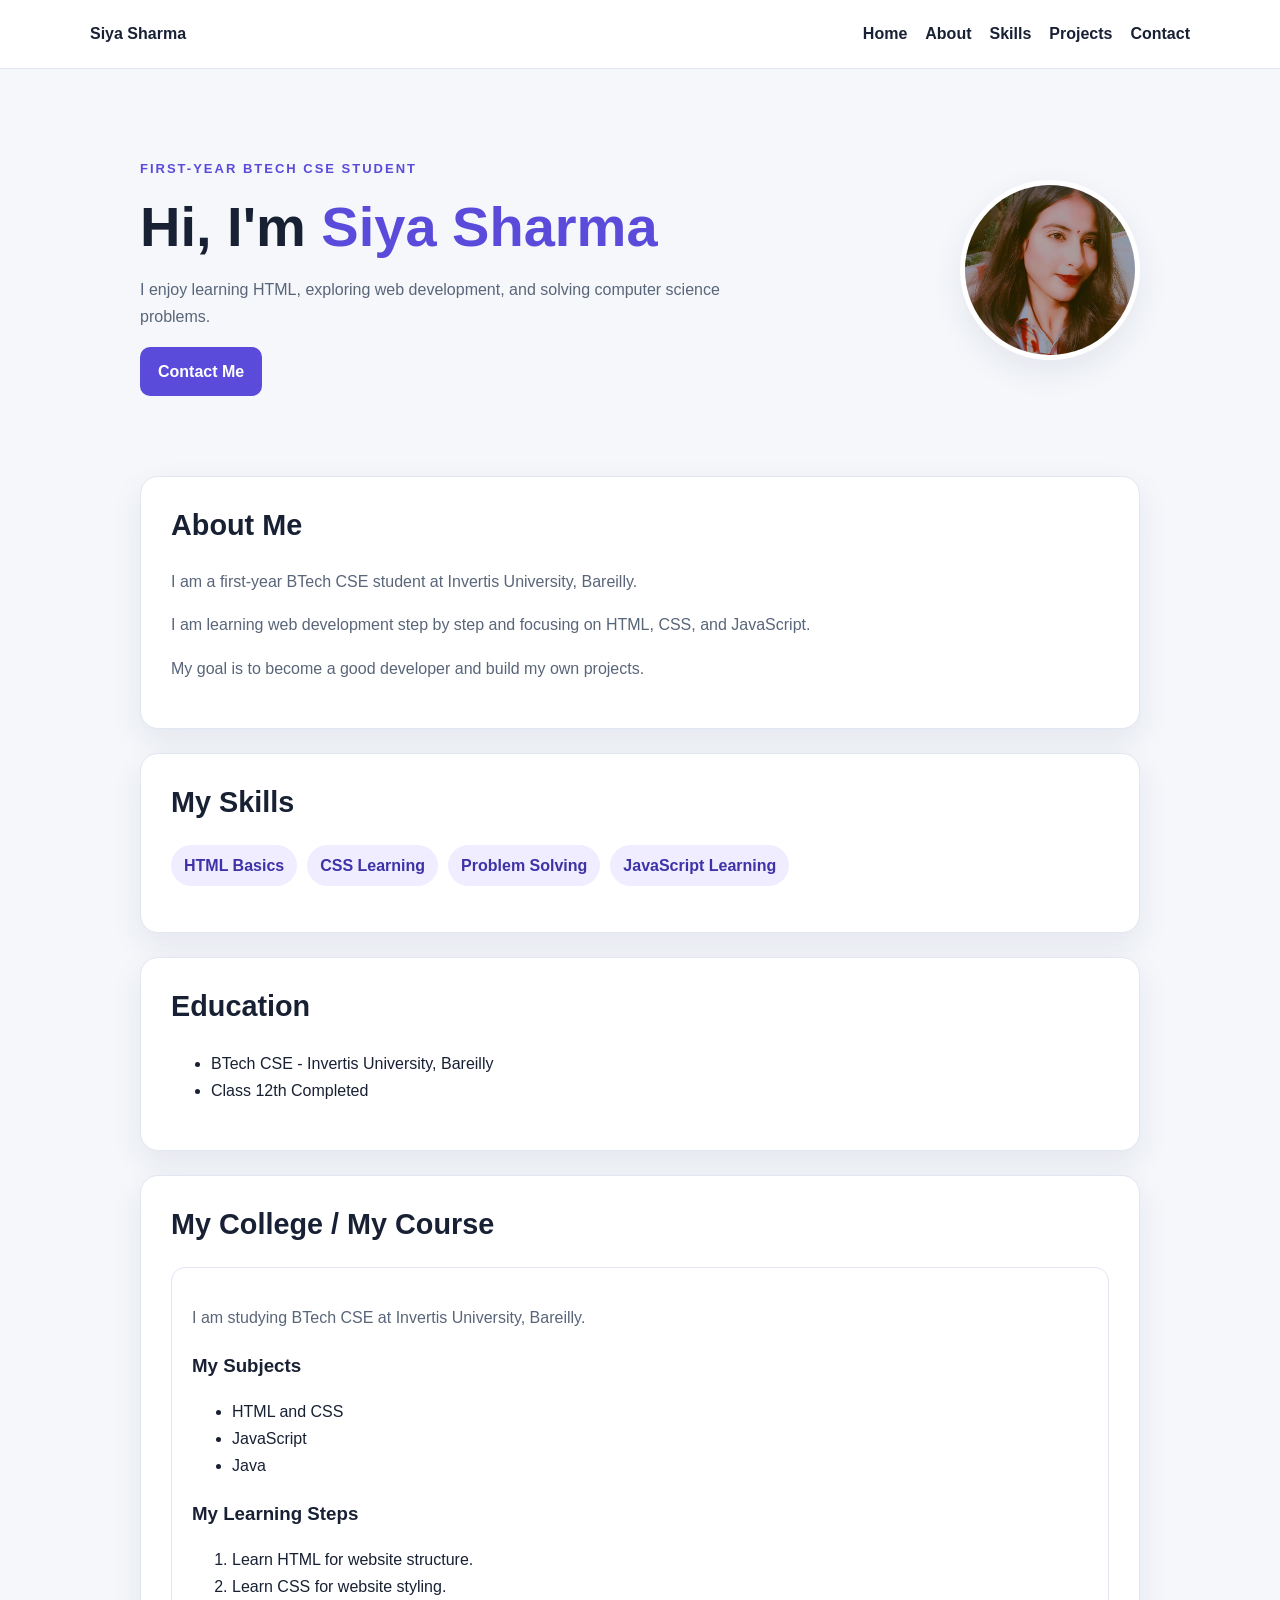
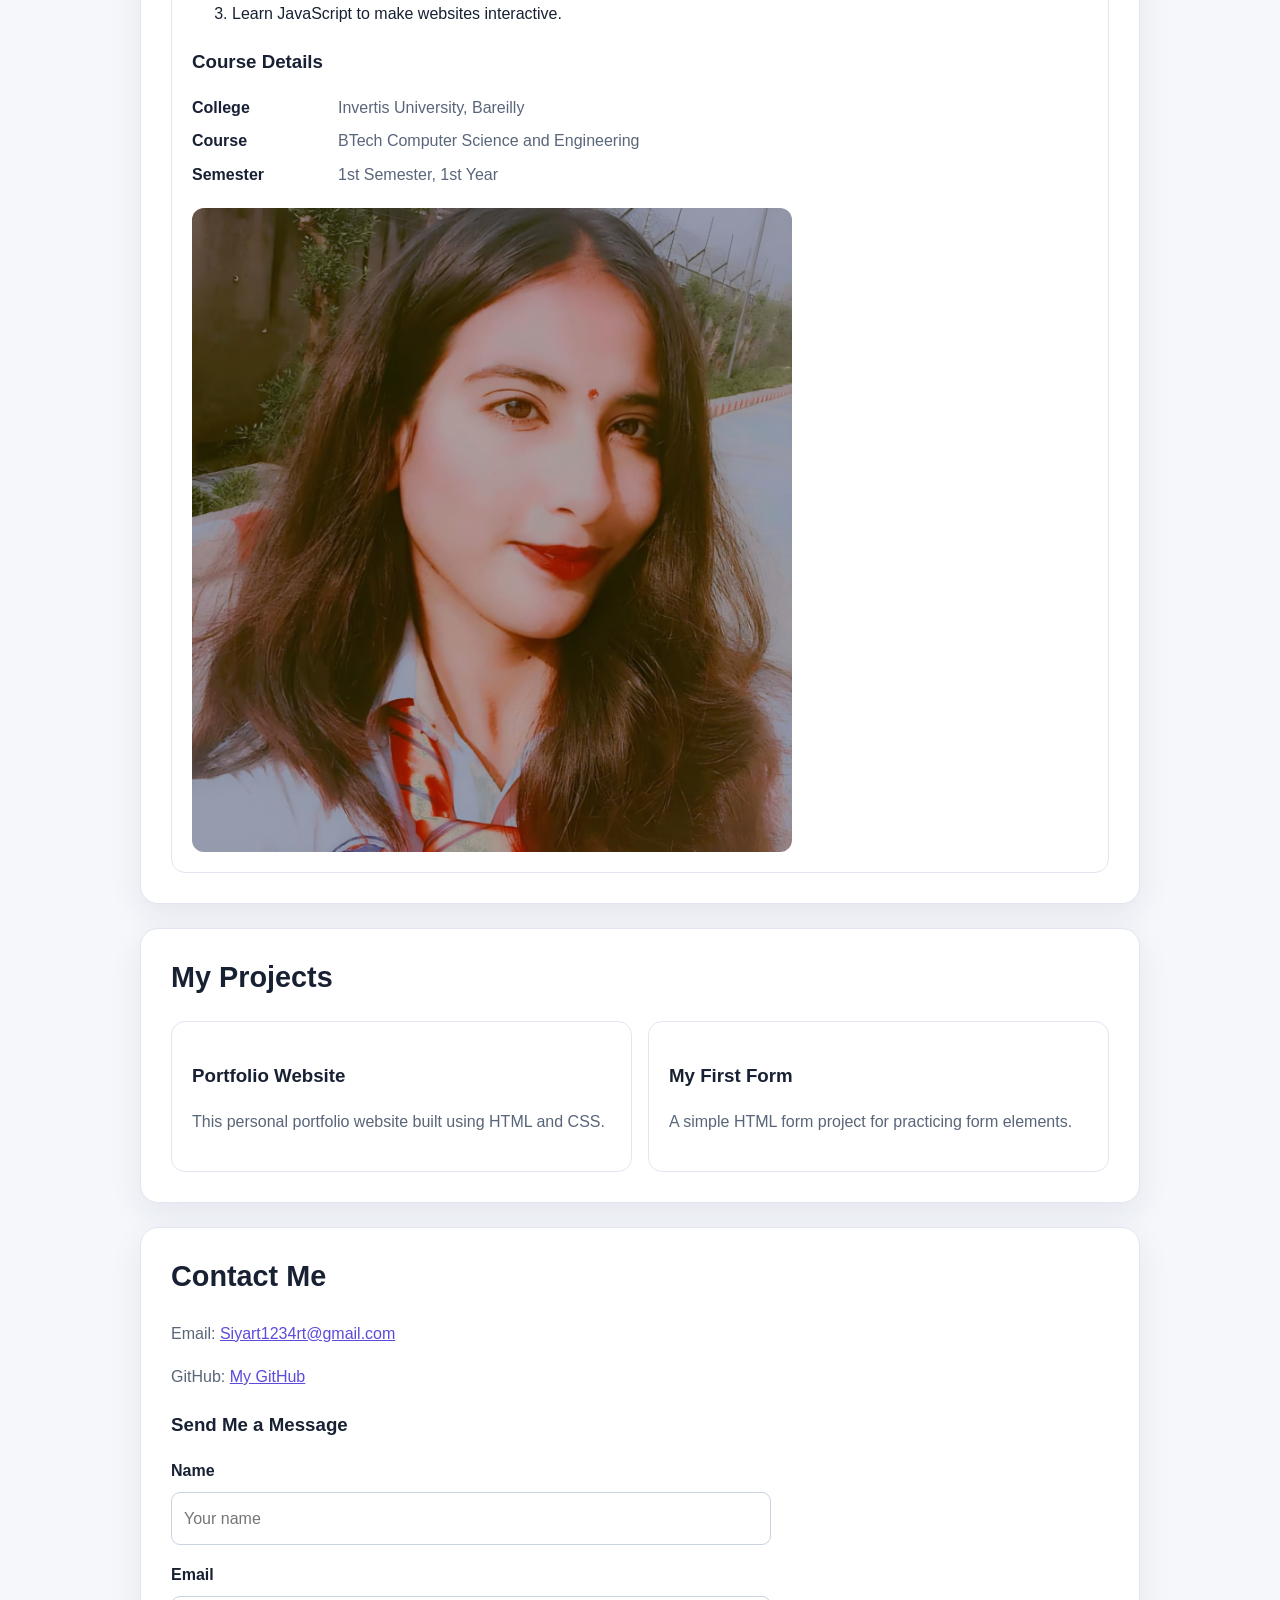
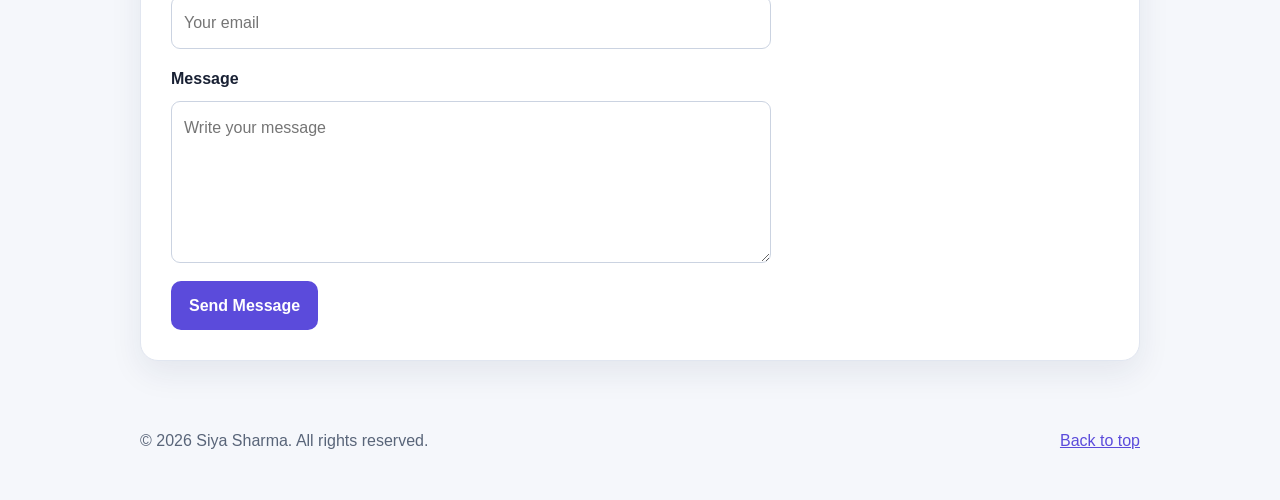
<file: Assignment-1/index.html>
<!DOCTYPE html>
<html lang="en">
<head>
  <meta charset="UTF-8">
  <meta name="viewport" content="width=device-width, initial-scale=1.0">
  <meta name="description" content="Portfolio of Siya Sharma, a first-year BTech CSE student.">
  <title>Siya Sharma | Portfolio</title>
  <link rel="stylesheet" href="style.css">
</head>
<body id="top">

  <header class="site-header">
    <nav class="navbar">
      <a class="brand" href="#top">Siya Sharma</a>
      <div class="nav-links">
        <a href="#top">Home</a>
        <a href="#about">About</a>
        <a href="#skills">Skills</a>
        <a href="#projects">Projects</a>
        <a href="#contact">Contact</a>
      </div>
    </nav>
  </header>

  <main>
    <section class="hero">
      <div class="hero-text">
        <p class="eyebrow">FIRST-YEAR BTECH CSE STUDENT</p>
        <h1>Hi, I'm <span>Siya Sharma</span></h1>
        <p>I enjoy learning HTML, exploring web development, and solving computer science problems.</p>
        <a class="button" href="#contact">Contact Me</a>
      </div>

      <img class="profile-image"
           src="IMG-20261103-WA0025.jpg"
           alt="Siya Sharma profile photo"
           width="180"
           height="180">
    </section>

    <section id="about" class="section">
      <h2>About Me</h2>
      <p>I am a first-year BTech CSE student at Invertis University, Bareilly.</p>
      <p>I am learning web development step by step and focusing on HTML, CSS, and JavaScript.</p>
      <p>My goal is to become a good developer and build my own projects.</p>
    </section>

    <section id="skills" class="section">
      <h2>My Skills</h2>
      <ul class="tag-list">
        <li>HTML Basics</li>
        <li>CSS Learning</li>
        <li>Problem Solving</li>
        <li>JavaScript Learning</li>
      </ul>
    </section>

    <section id="education" class="section">
      <h2>Education</h2>
      <ul>
        <li>BTech CSE - Invertis University, Bareilly</li>
        <li>Class 12th Completed</li>
      </ul>
    </section>

    <section id="college" class="section">
      <h2>My College / My Course</h2>

      <article class="content-card">
        <p>I am studying BTech CSE at Invertis University, Bareilly.</p>

        <h3>My Subjects</h3>
        <ul>
          <li>HTML and CSS</li>
          <li>JavaScript</li>
          <li>Java</li>
        </ul>

        <h3>My Learning Steps</h3>
        <ol>
          <li>Learn HTML for website structure.</li>
          <li>Learn CSS for website styling.</li>
          <li>Learn JavaScript to make websites interactive.</li>
        </ol>

        <h3>Course Details</h3>
        <dl class="details-list">
          <dt>College</dt>
          <dd>Invertis University, Bareilly</dd>

          <dt>Course</dt>
          <dd>BTech Computer Science and Engineering</dd>

          <dt>Semester</dt>
          <dd>1st Semester, 1st Year</dd>
        </dl>

        <img class="college-image"
             src="IMG-20261103-WA0025.jpg"
             alt="University campus building"
             loading="lazy">
      </article>
    </section>

    <section id="projects" class="section">
      <h2>My Projects</h2>

      <div class="project-grid">
        <article class="content-card">
          <h3>Portfolio Website</h3>
          <p>This personal portfolio website built using HTML and CSS.</p>
        </article>

        <article class="content-card">
          <h3>My First Form</h3>
          <p>A simple HTML form project for practicing form elements.</p>
        </article>
      </div>
    </section>

    <section id="contact" class="section">
      <h2>Contact Me</h2>

      <p>Email:
        <a href="mailto:Siyart1234rt@gmail.com">
          Siyart1234rt@gmail.com
        </a>
      </p>

      <p>GitHub:
        <a href="https://github.com/"
           target="_blank"
           rel="noopener noreferrer">
          My GitHub
        </a>
      </p>

      <h3>Send Me a Message</h3>

      <form class="contact-form"
            action="mailto:Siyart1234rt@gmail.com"
            method="post"
            enctype="text/plain">

        <label for="name">Name</label>
        <input id="name" name="name" type="text"
               placeholder="Your name" required>

        <label for="email">Email</label>
        <input id="email" name="email" type="email"
               placeholder="Your email" required>

        <label for="message">Message</label>
        <textarea id="message" name="message"
                  rows="5"
                  placeholder="Write your message"
                  required></textarea>

        <button type="submit">Send Message</button>
      </form>
    </section>
  </main>

  <footer class="site-footer">
    <p>&copy; 2026 Siya Sharma. All rights reserved.</p>
    <a href="#top">Back to top</a>
  </footer>

</body>
</html>
</file>
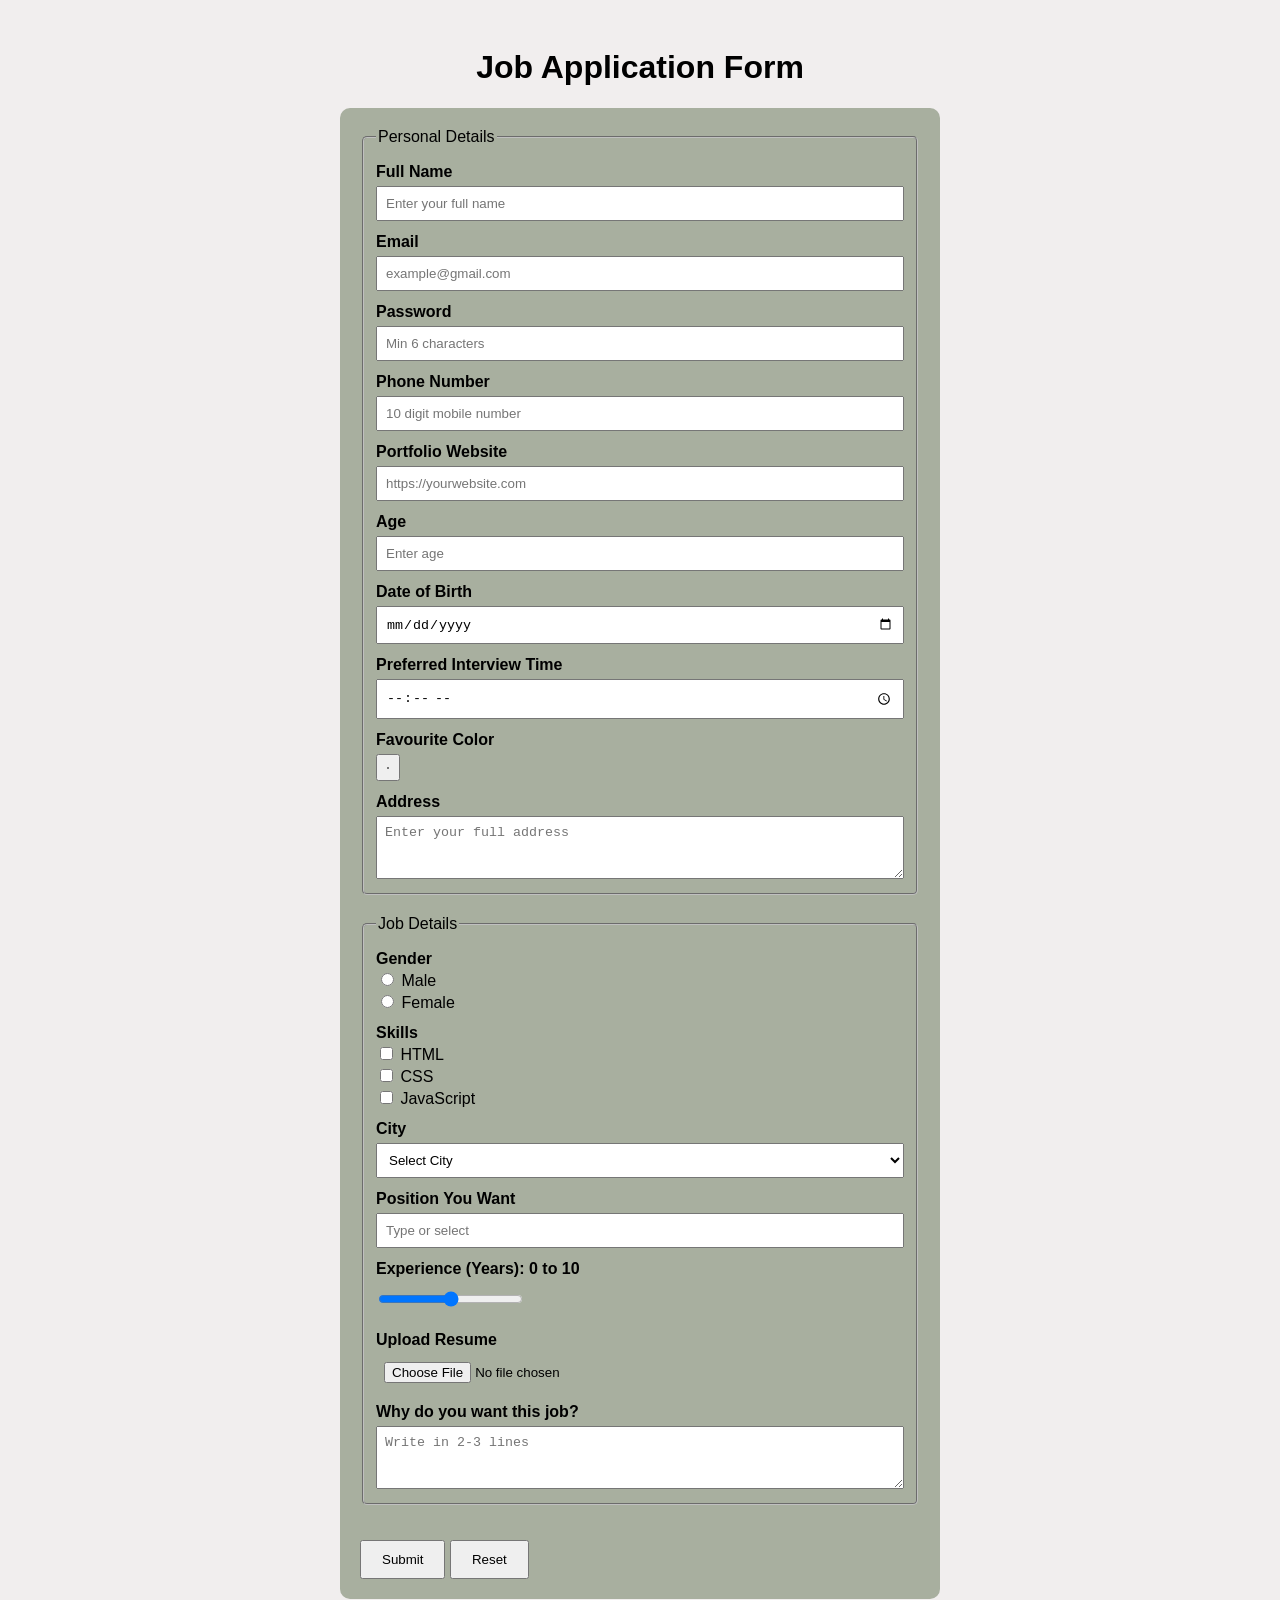
<file: Assignment-2/jobform.html>
<!DOCTYPE html>
<html lang="en">
<head>
    <meta charset="UTF-8">
    <meta name="viewport" content="width=device-width, initial-scale=1.0">
    <title>Job Application Form</title>

    <!-- External CSS file -->
    <link rel="stylesheet" href="style.css">
</head>
<body>

    <!-- Main heading -->
    <h1>Job Application Form</h1>

    <!-- Application Form -->
    <form>

        <!-- Personal Details -->
        <fieldset>
            <legend>Personal Details</legend>

            <label for="name">Full Name</label>
            <input type="text" id="name" name="name"
                   placeholder="Enter your full name">

            <label for="email">Email</label>
            <input type="email" id="email" name="email"
                   placeholder="example@gmail.com" required>

            <label for="password">Password</label>
            <input type="password" id="password" name="password"
                   placeholder="Min 6 characters"
                   required minlength="6">

            <label for="phone">Phone Number</label>
            <input type="tel" id="phone" name="phone"
                   placeholder="10 digit mobile number"
                   required pattern="[0-9]{10}">

            <label for="website">Portfolio Website</label>
            <input type="url" id="website" name="website"
                   placeholder="https://yourwebsite.com">

            <label for="age">Age</label>
            <input type="number" id="age" name="age"
                   placeholder="Enter age" min="18" max="60" required>

            <label for="dob">Date of Birth</label>
            <input type="date" id="dob" name="dob" required>

            <label for="time">Preferred Interview Time</label>
            <input type="time" id="time" name="time">

            <label for="color">Favourite Color</label>
            <input type="color" id="color" name="color">

            <label for="address">Address</label>
            <textarea id="address" name="address"
                      placeholder="Enter your full address"
                      rows="3" required></textarea>
        </fieldset>

        <!-- Job Details -->
        <fieldset>
            <legend>Job Details</legend>

            <label>Gender</label>

            <input type="radio" id="male" name="gender" value="Male">
            <label for="male" class="option">Male</label><br>

            <input type="radio" id="female" name="gender" value="Female">
            <label for="female" class="option">Female</label>

            <label>Skills</label>

            <input type="checkbox" id="html" name="skills" value="HTML">
            <label for="html" class="option">HTML</label><br>

            <input type="checkbox" id="css" name="skills" value="CSS">
            <label for="css" class="option">CSS</label><br>

            <input type="checkbox" id="js" name="skills" value="JavaScript">
            <label for="js" class="option">JavaScript</label>

            <label for="city">City</label>
            <select id="city" name="city" required>
                <option value="">Select City</option>
                <option value="budaun">Budaun</option>
                <option value="bareilly">Bareilly</option>
                <option value="delhi">Delhi</option>
            </select>

            <label for="post">Position You Want</label>
            <input type="text" id="post" name="post"
                   list="posts" placeholder="Type or select">

            <datalist id="posts">
                <option value="Shop Assistant">
                <option value="Computer Operator">
                <option value="Sales Boy">
            </datalist>

            <label for="exp">Experience (Years): 0 to 10</label>
            <input type="range" id="exp" name="exp" min="0" max="10">

            <label for="resume">Upload Resume</label>
            <input type="file" id="resume" name="resume">

            <label for="why">Why do you want this job?</label>
            <textarea id="why" name="why"
                      placeholder="Write in 2-3 lines"
                      rows="3"></textarea>
        </fieldset>

        <!-- Form Buttons -->
        <button type="submit">Submit</button>
        <button type="reset">Reset</button>

    </form>

</body>
</html>
</file>
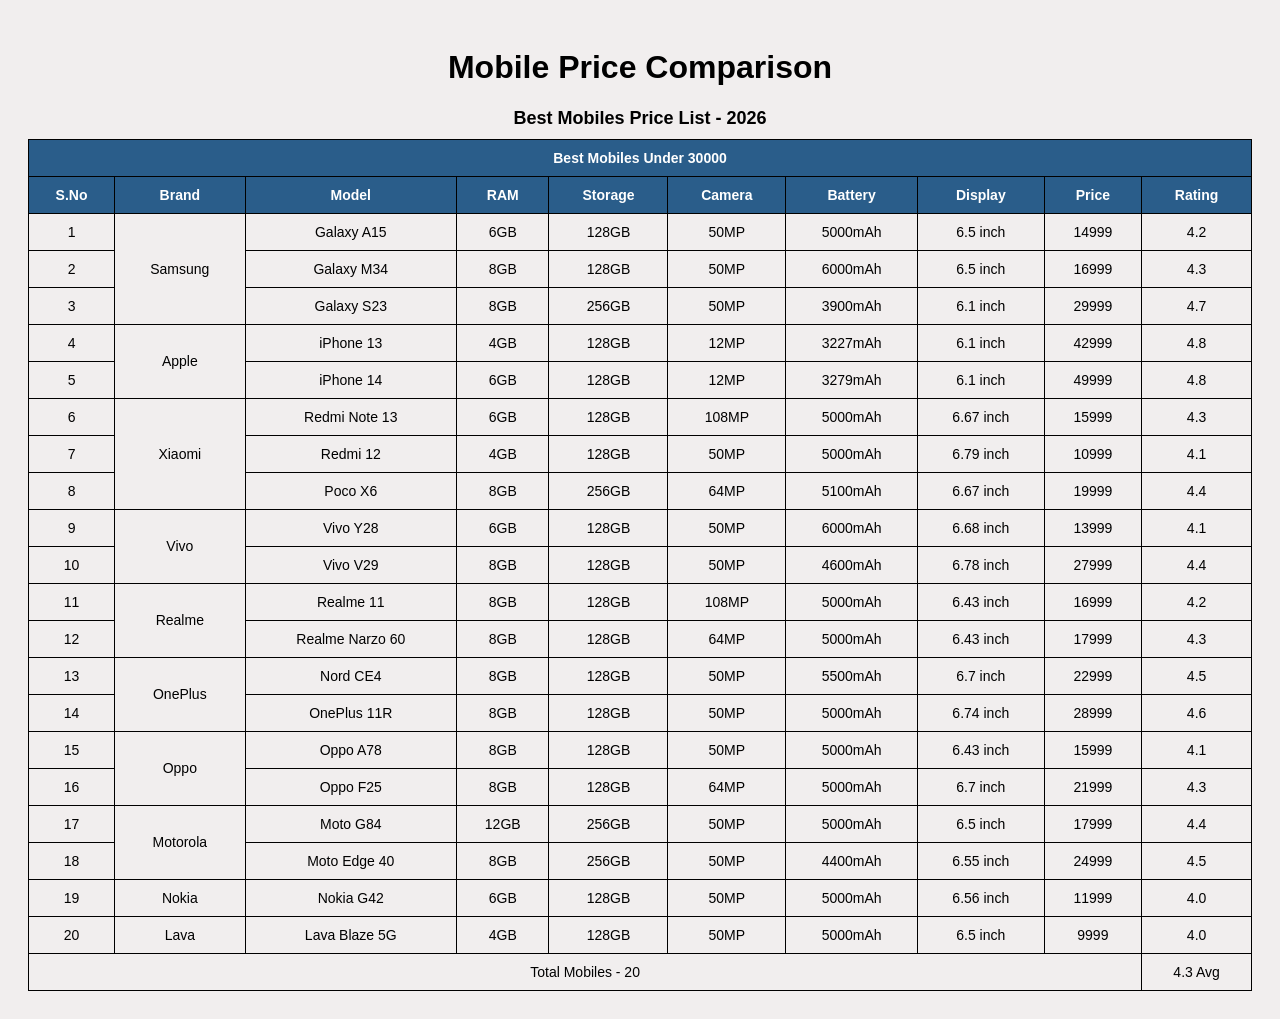
<file: Assignment-3/Table.html>
<!DOCTYPE html>
<html lang="en">
<head>
    <meta charset="UTF-8">
    <meta name="viewport" content="width=device-width, initial-scale=1.0">

    <title>Mobile Price Comparison</title>

    <!-- External CSS file -->
    <link rel="stylesheet" href="style.css">
</head>
<body>

    <h1>Mobile Price Comparison</h1>

    <table>
        <caption>Best Mobiles Price List - 2026</caption>

        <thead>
            <tr>
                <th colspan="10">Best Mobiles Under 30000</th>
            </tr>

            <tr>
                <th scope="col">S.No</th>
                <th scope="col">Brand</th>
                <th scope="col">Model</th>
                <th scope="col">RAM</th>
                <th scope="col">Storage</th>
                <th scope="col">Camera</th>
                <th scope="col">Battery</th>
                <th scope="col">Display</th>
                <th scope="col">Price</th>
                <th scope="col">Rating</th>
            </tr>
        </thead>

        <tbody>
            <tr>
                <td>1</td>
                <td rowspan="3">Samsung</td>
                <td>Galaxy A15</td>
                <td>6GB</td>
                <td>128GB</td>
                <td>50MP</td>
                <td>5000mAh</td>
                <td>6.5 inch</td>
                <td>14999</td>
                <td>4.2</td>
            </tr>

            <tr>
                <td>2</td>
                <td>Galaxy M34</td>
                <td>8GB</td>
                <td>128GB</td>
                <td>50MP</td>
                <td>6000mAh</td>
                <td>6.5 inch</td>
                <td>16999</td>
                <td>4.3</td>
            </tr>

            <tr>
                <td>3</td>
                <td>Galaxy S23</td>
                <td>8GB</td>
                <td>256GB</td>
                <td>50MP</td>
                <td>3900mAh</td>
                <td>6.1 inch</td>
                <td>29999</td>
                <td>4.7</td>
            </tr>

            <tr>
                <td>4</td>
                <td rowspan="2">Apple</td>
                <td>iPhone 13</td>
                <td>4GB</td>
                <td>128GB</td>
                <td>12MP</td>
                <td>3227mAh</td>
                <td>6.1 inch</td>
                <td>42999</td>
                <td>4.8</td>
            </tr>

            <tr>
                <td>5</td>
                <td>iPhone 14</td>
                <td>6GB</td>
                <td>128GB</td>
                <td>12MP</td>
                <td>3279mAh</td>
                <td>6.1 inch</td>
                <td>49999</td>
                <td>4.8</td>
            </tr>

            <tr>
                <td>6</td>
                <td rowspan="3">Xiaomi</td>
                <td>Redmi Note 13</td>
                <td>6GB</td>
                <td>128GB</td>
                <td>108MP</td>
                <td>5000mAh</td>
                <td>6.67 inch</td>
                <td>15999</td>
                <td>4.3</td>
            </tr>

            <tr>
                <td>7</td>
                <td>Redmi 12</td>
                <td>4GB</td>
                <td>128GB</td>
                <td>50MP</td>
                <td>5000mAh</td>
                <td>6.79 inch</td>
                <td>10999</td>
                <td>4.1</td>
            </tr>

            <tr>
                <td>8</td>
                <td>Poco X6</td>
                <td>8GB</td>
                <td>256GB</td>
                <td>64MP</td>
                <td>5100mAh</td>
                <td>6.67 inch</td>
                <td>19999</td>
                <td>4.4</td>
            </tr>

            <tr>
                <td>9</td>
                <td rowspan="2">Vivo</td>
                <td>Vivo Y28</td>
                <td>6GB</td>
                <td>128GB</td>
                <td>50MP</td>
                <td>6000mAh</td>
                <td>6.68 inch</td>
                <td>13999</td>
                <td>4.1</td>
            </tr>

            <tr>
                <td>10</td>
                <td>Vivo V29</td>
                <td>8GB</td>
                <td>128GB</td>
                <td>50MP</td>
                <td>4600mAh</td>
                <td>6.78 inch</td>
                <td>27999</td>
                <td>4.4</td>
            </tr>

            <tr>
                <td>11</td>
                <td rowspan="2">Realme</td>
                <td>Realme 11</td>
                <td>8GB</td>
                <td>128GB</td>
                <td>108MP</td>
                <td>5000mAh</td>
                <td>6.43 inch</td>
                <td>16999</td>
                <td>4.2</td>
            </tr>

            <tr>
                <td>12</td>
                <td>Realme Narzo 60</td>
                <td>8GB</td>
                <td>128GB</td>
                <td>64MP</td>
                <td>5000mAh</td>
                <td>6.43 inch</td>
                <td>17999</td>
                <td>4.3</td>
            </tr>

            <tr>
                <td>13</td>
                <td rowspan="2">OnePlus</td>
                <td>Nord CE4</td>
                <td>8GB</td>
                <td>128GB</td>
                <td>50MP</td>
                <td>5500mAh</td>
                <td>6.7 inch</td>
                <td>22999</td>
                <td>4.5</td>
            </tr>

            <tr>
                <td>14</td>
                <td>OnePlus 11R</td>
                <td>8GB</td>
                <td>128GB</td>
                <td>50MP</td>
                <td>5000mAh</td>
                <td>6.74 inch</td>
                <td>28999</td>
                <td>4.6</td>
            </tr>

            <tr>
                <td>15</td>
                <td rowspan="2">Oppo</td>
                <td>Oppo A78</td>
                <td>8GB</td>
                <td>128GB</td>
                <td>50MP</td>
                <td>5000mAh</td>
                <td>6.43 inch</td>
                <td>15999</td>
                <td>4.1</td>
            </tr>

            <tr>
                <td>16</td>
                <td>Oppo F25</td>
                <td>8GB</td>
                <td>128GB</td>
                <td>64MP</td>
                <td>5000mAh</td>
                <td>6.7 inch</td>
                <td>21999</td>
                <td>4.3</td>
            </tr>

            <tr>
                <td>17</td>
                <td rowspan="2">Motorola</td>
                <td>Moto G84</td>
                <td>12GB</td>
                <td>256GB</td>
                <td>50MP</td>
                <td>5000mAh</td>
                <td>6.5 inch</td>
                <td>17999</td>
                <td>4.4</td>
            </tr>

            <tr>
                <td>18</td>
                <td>Moto Edge 40</td>
                <td>8GB</td>
                <td>256GB</td>
                <td>50MP</td>
                <td>4400mAh</td>
                <td>6.55 inch</td>
                <td>24999</td>
                <td>4.5</td>
            </tr>

            <tr>
                <td>19</td>
                <td>Nokia</td>
                <td>Nokia G42</td>
                <td>6GB</td>
                <td>128GB</td>
                <td>50MP</td>
                <td>5000mAh</td>
                <td>6.56 inch</td>
                <td>11999</td>
                <td>4.0</td>
            </tr>

            <tr>
                <td>20</td>
                <td>Lava</td>
                <td>Lava Blaze 5G</td>
                <td>4GB</td>
                <td>128GB</td>
                <td>50MP</td>
                <td>5000mAh</td>
                <td>6.5 inch</td>
                <td>9999</td>
                <td>4.0</td>
            </tr>
        </tbody>

        <tfoot>
            <tr>
                <td colspan="9">Total Mobiles - 20</td>
                <td>4.3 Avg</td>
            </tr>
        </tfoot>
    </table>

</body>
</html>
</file>
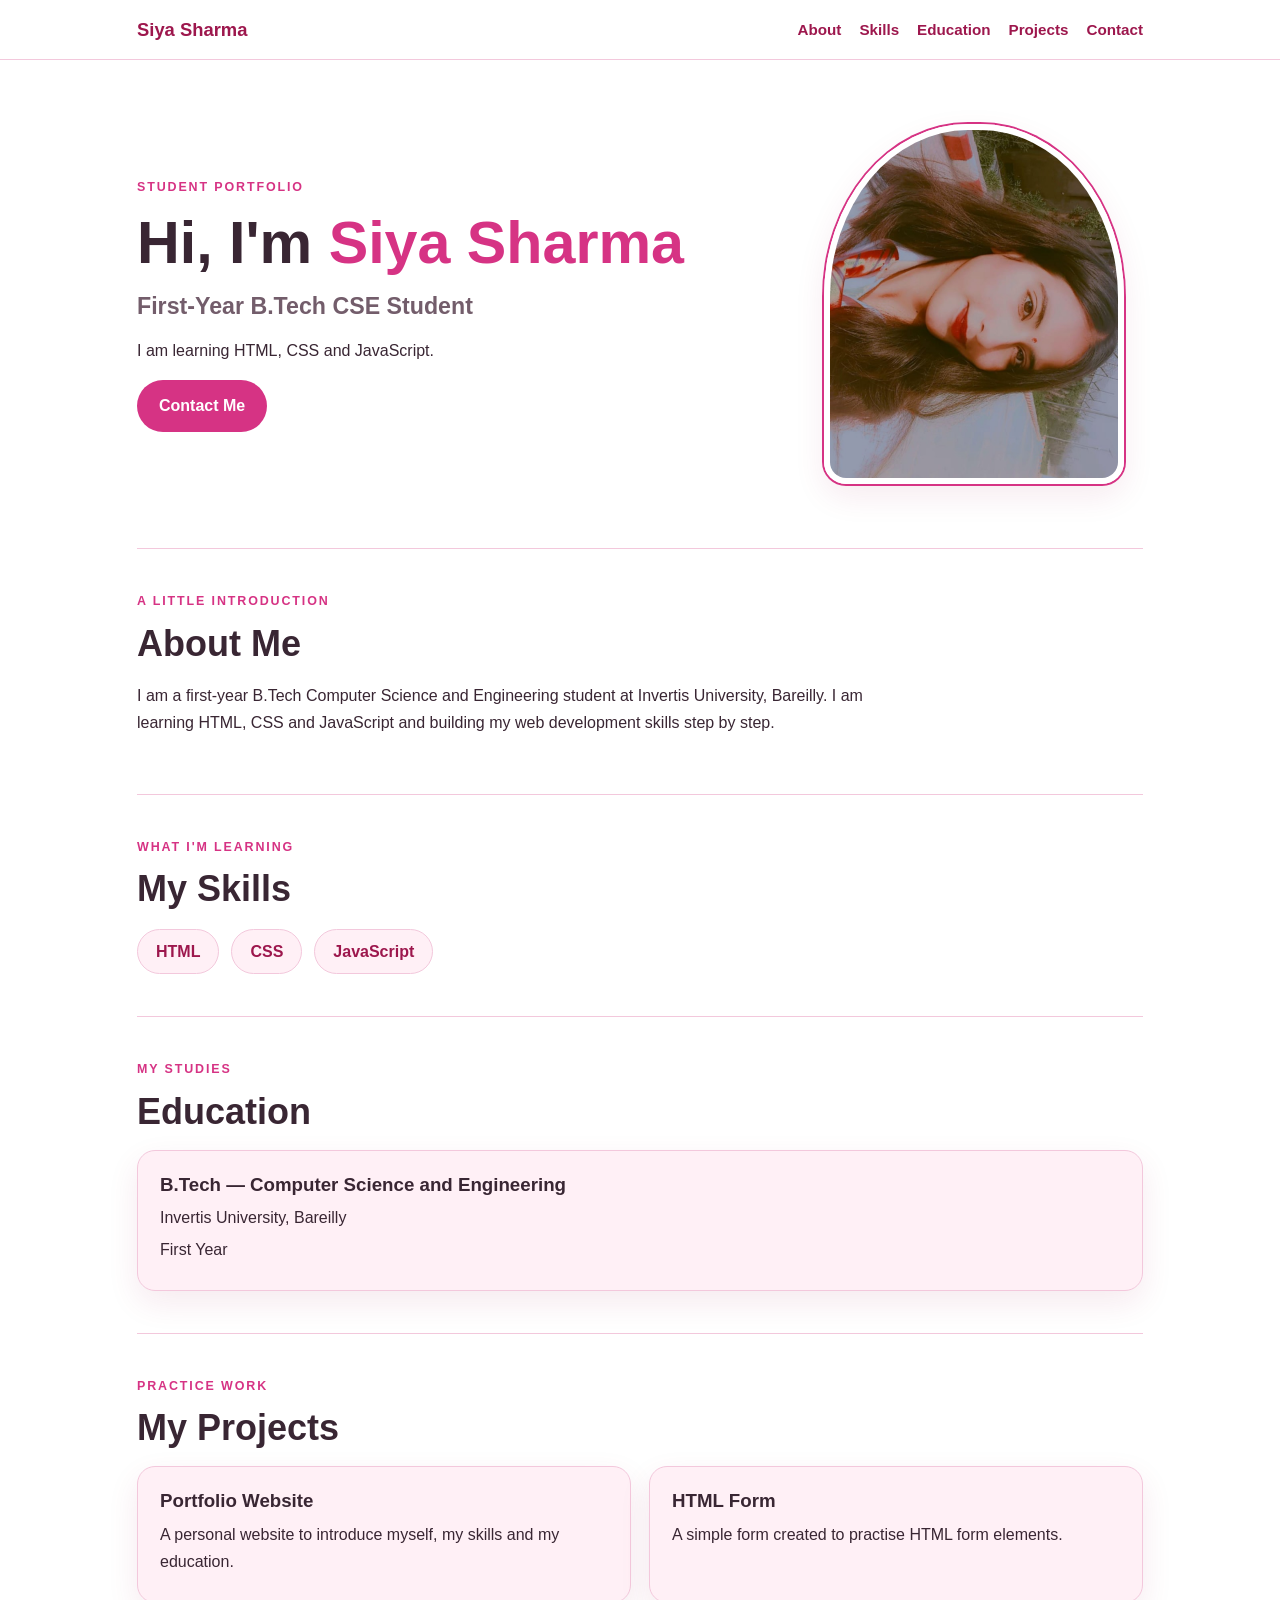
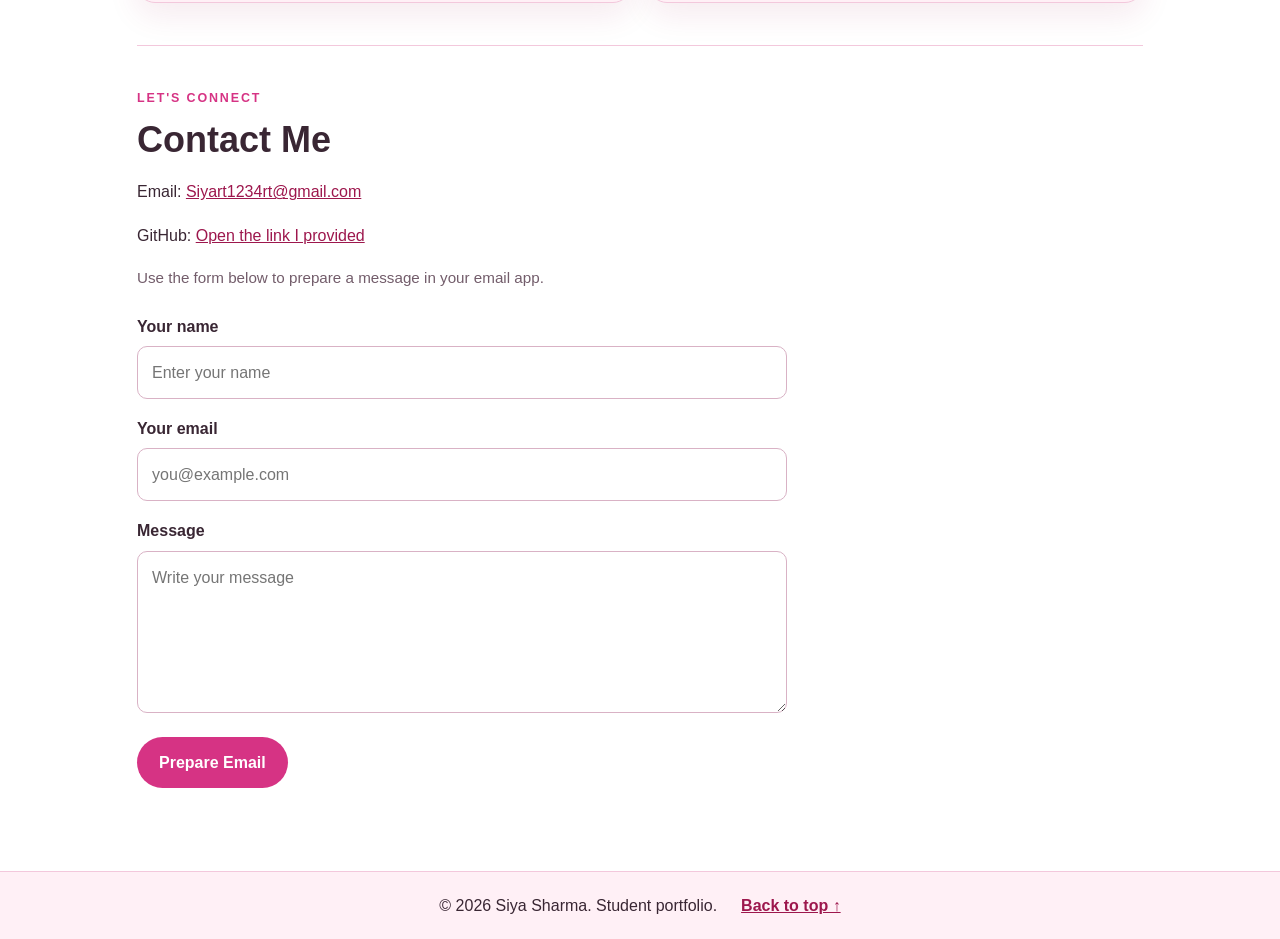
<file: Assignment-4/Siya-Sharma-Portfolio.html>
<!DOCTYPE html>
<html lang="en">
<head>
  <meta charset="UTF-8">
  <meta name="viewport" content="width=device-width, initial-scale=1.0">
  <meta name="description" content="Portfolio of Siya Sharma, first-year B.Tech CSE student at Invertis University, Bareilly.">
  <meta name="author" content="Siya Sharma">
  <title>Siya Sharma | Student Portfolio</title>
  <style>
:root {
  --pink: #d63384;
  --pink-dark: #9d174d;
  --pink-light: #fff0f6;
  --white: #ffffff;
  --text: #392633;
  --muted: #735d6b;
  --border: #f3c8dc;
  --shadow: 0 12px 32px rgba(157, 23, 77, 0.09);
  --radius: 18px;
  --content-width: 1050px;
}

* { box-sizing: border-box; }
html { scroll-behavior: smooth; scroll-padding-top: 90px; }
body {
  margin: 0;
  font-family: Arial, Helvetica, sans-serif;
  line-height: 1.7;
  color: var(--text);
  background: var(--white);
}
a { color: var(--pink-dark); }
a:focus-visible, button:focus-visible, input:focus-visible, textarea:focus-visible {
  outline: 3px solid #7c3aed;
  outline-offset: 3px;
}
.site-header {
  position: sticky;
  top: 0;
  z-index: 10;
  background: rgba(255, 255, 255, 0.96);
  border-bottom: 1px solid var(--border);
  backdrop-filter: blur(10px);
}
.navbar {
  max-width: var(--content-width);
  margin: 0 auto;
  padding: 14px 22px;
  display: flex;
  align-items: center;
  justify-content: space-between;
  gap: 18px;
}
.brand { font-weight: 800; font-size: 1.15rem; text-decoration: none; color: var(--pink-dark); white-space: nowrap; }
.nav-links { display: flex; flex-wrap: wrap; justify-content: flex-end; gap: 8px 18px; }
.nav-links a { text-decoration: none; font-weight: 700; font-size: 0.95rem; }
.nav-links a:hover, .footer a:hover { color: var(--pink); text-decoration: underline; }
main { max-width: var(--content-width); margin: 0 auto; padding: 0 22px; }
.hero {
  min-height: 440px;
  display: grid;
  grid-template-columns: 1.3fr 0.7fr;
  align-items: center;
  gap: 40px;
  padding: 64px 0;
}
.eyebrow { color: var(--pink); font-size: 0.78rem; font-weight: 800; letter-spacing: 0.15em; margin: 0 0 8px; }
h1, h2, h3 { line-height: 1.25; }
h1 { font-size: clamp(2.2rem, 5vw, 3.7rem); margin: 0 0 12px; }
h1 span { color: var(--pink); }
.hero h2 { color: var(--muted); font-size: clamp(1.1rem, 2.5vw, 1.45rem); font-weight: 600; margin: 0 0 12px; }
.hero-copy > p:not(.eyebrow) { max-width: 560px; }
.profile-img {
  display: block;
  width: min(100%, 300px);
  height: 360px;
  object-fit: cover;
  object-position: center;
  justify-self: center;
  border: 6px solid var(--white);
  border-radius: 48% 48% 22px 22px;
  box-shadow: 0 0 0 2px var(--pink), var(--shadow);
}
.button {
  display: inline-block;
  border: 0;
  border-radius: 999px;
  padding: 12px 22px;
  background: var(--pink);
  color: var(--white);
  font: inherit;
  font-weight: 700;
  text-decoration: none;
  cursor: pointer;
  transition: background 0.2s ease, transform 0.2s ease;
}
.button:hover { background: var(--pink-dark); transform: translateY(-1px); }
.section { padding: 42px 0; border-top: 1px solid var(--border); scroll-margin-top: 78px; }
.section > h2 { margin: 0 0 16px; font-size: clamp(1.7rem, 4vw, 2.25rem); }
.section > p:not(.eyebrow) { max-width: 780px; }
.chip-list { list-style: none; display: flex; flex-wrap: wrap; gap: 12px; padding: 0; margin: 18px 0 0; }
.chip-list li { background: var(--pink-light); color: var(--pink-dark); border: 1px solid var(--border); border-radius: 999px; padding: 8px 18px; font-weight: 700; }
.info-card { background: var(--pink-light); border: 1px solid var(--border); border-radius: var(--radius); padding: 22px; box-shadow: var(--shadow); }
.info-card h3 { margin: 0 0 8px; }
.info-card p { margin: 5px 0; }
.project-grid { display: grid; grid-template-columns: repeat(2, minmax(0, 1fr)); gap: 18px; }
.contact-section { margin-bottom: 25px; }
.form-note { color: var(--muted); font-size: 0.95rem; }
form { max-width: 650px; margin-top: 22px; }
.form-field { margin-bottom: 16px; }
label { display: block; margin-bottom: 6px; font-weight: 700; }
input, textarea {
  width: 100%;
  padding: 12px 14px;
  border: 1px solid #d9b2c5;
  border-radius: 10px;
  background: var(--white);
  color: var(--text);
  font: inherit;
}
input:focus, textarea:focus { border-color: var(--pink); }
textarea { resize: vertical; }
.form-status { color: var(--pink-dark); font-weight: 600; }
.footer { background: var(--pink-light); border-top: 1px solid var(--border); padding: 20px 22px; display: flex; justify-content: center; align-items: center; gap: 12px 24px; flex-wrap: wrap; text-align: center; }
.footer p { margin: 0; }
.footer a { font-weight: 700; }
@media (max-width: 700px) {
  .navbar { align-items: flex-start; flex-direction: column; }
  .nav-links { justify-content: flex-start; gap: 8px 14px; }
  .hero { grid-template-columns: 1fr; text-align: center; gap: 26px; padding: 44px 0; }
  .hero-copy > p:not(.eyebrow) { margin-left: auto; margin-right: auto; }
  .profile-img { width: min(78vw, 280px); height: 330px; }
  .project-grid { grid-template-columns: 1fr; }
}
@media (prefers-reduced-motion: reduce) {
  html { scroll-behavior: auto; }
  *, *::before, *::after { transition-duration: 0.01ms !important; }
}

  </style>
</head>
<body id="home">
  <header class="site-header">
    <nav class="navbar" aria-label="Main navigation">
      <a class="brand" href="#home">Siya Sharma</a>
      <div class="nav-links">
        <a href="#about">About</a>
        <a href="#skills">Skills</a>
        <a href="#education">Education</a>
        <a href="#projects">Projects</a>
        <a href="#contact">Contact</a>
      </div>
    </nav>
  </header>

  <main>
    <section class="hero" aria-labelledby="hero-title">
      <div class="hero-copy">
        <p class="eyebrow">STUDENT PORTFOLIO</p>
        <h1 id="hero-title">Hi, I'm <span>Siya Sharma</span></h1>
        <h2>First-Year B.Tech CSE Student</h2>
        <p>I am learning HTML, CSS and JavaScript.</p>
        <a class="button" href="#contact">Contact Me</a>
      </div>
      <img class="profile-img" src="[data-uri]" alt="Portrait photo of Siya Sharma" width="300" height="360">
    </section>

    <section class="section" id="about" aria-labelledby="about-title">
      <p class="eyebrow">A LITTLE INTRODUCTION</p>
      <h2 id="about-title">About Me</h2>
      <p>I am a first-year B.Tech Computer Science and Engineering student at Invertis University, Bareilly. I am learning HTML, CSS and JavaScript and building my web development skills step by step.</p>
    </section>

    <section class="section" id="skills" aria-labelledby="skills-title">
      <p class="eyebrow">WHAT I'M LEARNING</p>
      <h2 id="skills-title">My Skills</h2>
      <ul class="chip-list">
        <li>HTML</li><li>CSS</li><li>JavaScript</li>
      </ul>
    </section>

    <section class="section" id="education" aria-labelledby="education-title">
      <p class="eyebrow">MY STUDIES</p>
      <h2 id="education-title">Education</h2>
      <article class="info-card">
        <h3>B.Tech — Computer Science and Engineering</h3>
        <p>Invertis University, Bareilly</p>
        <p>First Year</p>
      </article>
    </section>

    <section class="section" id="projects" aria-labelledby="projects-title">
      <p class="eyebrow">PRACTICE WORK</p>
      <h2 id="projects-title">My Projects</h2>
      <div class="project-grid">
        <article class="info-card"><h3>Portfolio Website</h3><p>A personal website to introduce myself, my skills and my education.</p></article>
        <article class="info-card"><h3>HTML Form</h3><p>A simple form created to practise HTML form elements.</p></article>
      </div>
    </section>

    <section class="section contact-section" id="contact" aria-labelledby="contact-title">
      <p class="eyebrow">LET'S CONNECT</p>
      <h2 id="contact-title">Contact Me</h2>
      <p>Email: <a href="mailto:Siyart1234rt@gmail.com">Siyart1234rt@gmail.com</a></p>
      <p>GitHub: <a href="https://share.google/4al3PTNgHtRbN49GG" target="_blank" rel="noopener noreferrer">Open the link I provided</a></p>
      <p class="form-note">Use the form below to prepare a message in your email app.</p>
      <form id="contact-form">
        <div class="form-field">
          <label for="name">Your name</label>
          <input type="text" id="name" name="name" placeholder="Enter your name" required>
        </div>
        <div class="form-field">
          <label for="sender-email">Your email</label>
          <input type="email" id="sender-email" name="email" placeholder="you@example.com" required>
        </div>
        <div class="form-field">
          <label for="message">Message</label>
          <textarea id="message" name="message" rows="5" placeholder="Write your message" required></textarea>
        </div>
        <button class="button" type="submit">Prepare Email</button>
        <p id="form-status" class="form-status" role="status" aria-live="polite"></p>
      </form>
    </section>
  </main>

  <footer class="footer">
    <p>&copy; 2026 Siya Sharma. Student portfolio.</p>
    <a href="#home">Back to top ↑</a>
  </footer>

  <script>
    // This opens the visitor's email app; it does not send or store messages on a server.
    document.getElementById('contact-form').addEventListener('submit', function (event) {
      event.preventDefault();
      const name = document.getElementById('name').value.trim();
      const senderEmail = document.getElementById('sender-email').value.trim();
      const message = document.getElementById('message').value.trim();
      const subject = encodeURIComponent('Portfolio message from ' + name);
      const body = encodeURIComponent('Name: ' + name + '\nEmail: ' + senderEmail + '\n\nMessage:\n' + message);
      document.getElementById('form-status').textContent = 'Opening your email app. If it does not open, email Siya directly using the address above.';
      window.location.href = 'mailto:Siyart1234rt@gmail.com?subject=' + subject + '&body=' + body;
    });
  </script>
</body>
</html>
</file>
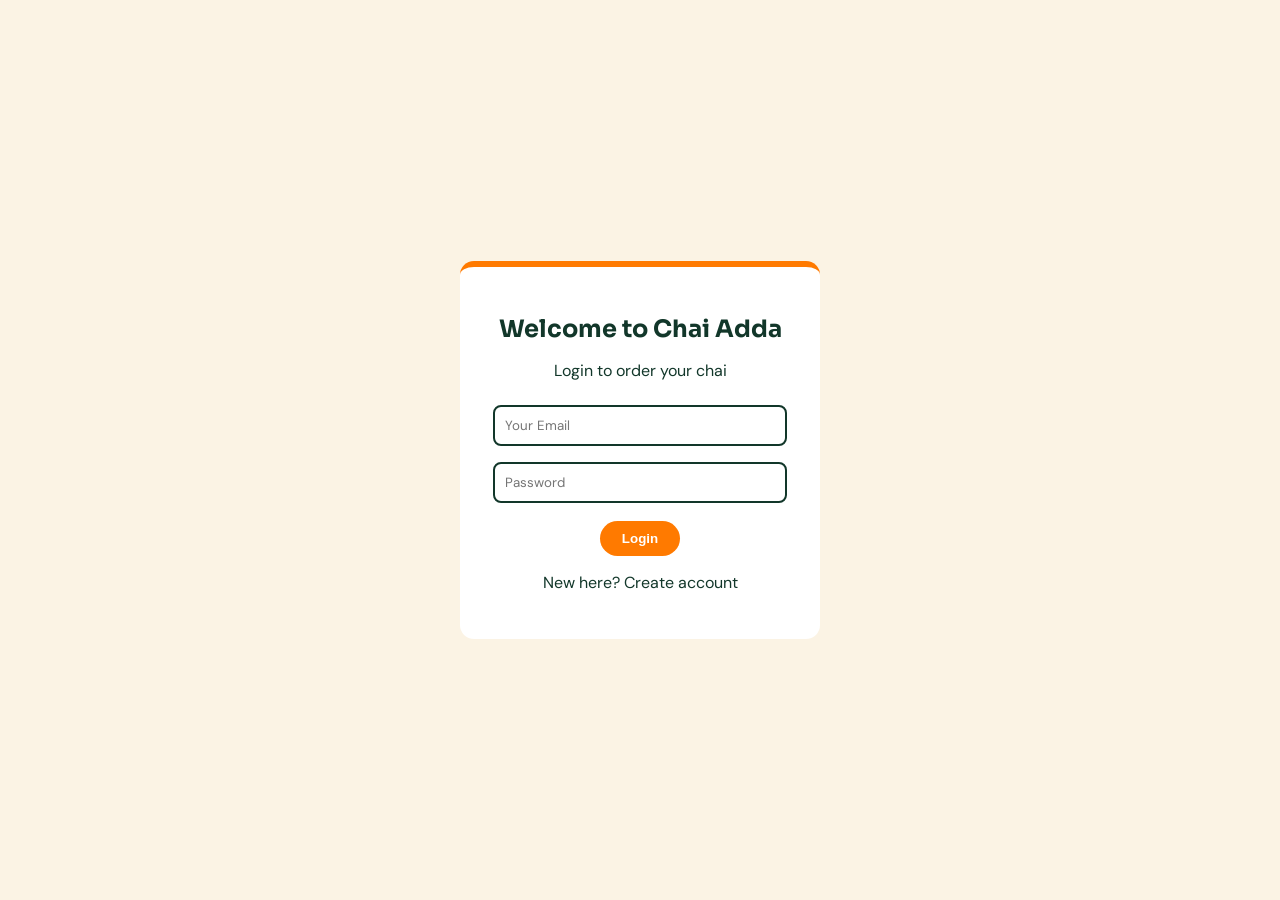
<file: Assignment-6/login.html>
<!DOCTYPE html>
<html lang="en">
<head>
<meta charset="UTF-8">
<meta name="viewport" content="width=device-width, initial-scale=1.0">
<title>Chai Adda - Login</title>
<link href="https://fonts.googleapis.com/css2?family=Sora:wght@600;700&family=DM+Sans:wght@400;500&display=swap" rel="stylesheet">
<style>
body { font-family: 'DM Sans', sans-serif; background: #FBF3E4; color: #12372A; margin: 0; display: flex; justify-content: center; align-items: center; min-height: 100vh; }
.login-box { background: white; padding: 30px; border-radius: 14px; width: 300px; text-align: center; border-top: 6px solid #FF7A00; }
h1 { font-family: 'Sora', sans-serif; font-size: 24px; }
input { width: 90%; padding: 10px; margin: 8px 0; border: 2px solid #12372A; border-radius: 8px; font-family: 'DM Sans', sans-serif; }
button { background: #FF7A00; color: white; border: none; padding: 10px 22px; border-radius: 20px; font-weight: bold; cursor: pointer; margin-top: 10px; }
button:hover { background: #12372A; }
</style>
</head>
<body>
<div class="login-box">
<h1>Welcome to Chai Adda</h1>
<p>Login to order your chai</p>
<form>
<input type="email" placeholder="Your Email"><br>
<input type="password" placeholder="Password"><br>
<button>Login</button>
</form>
<p>New here? Create account</p>
</div>
</body>
</html>
</file>
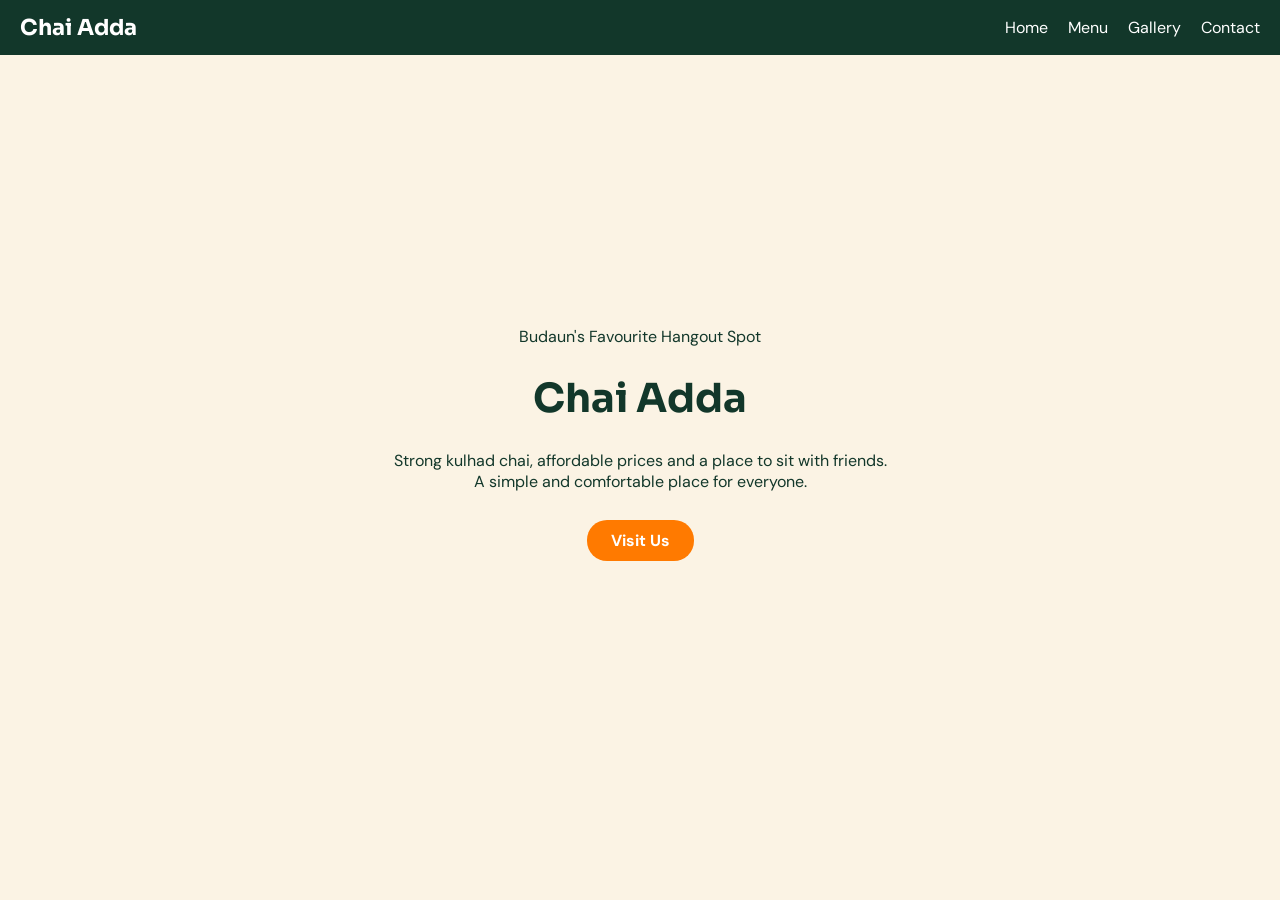
<file: Assignment-6/navbar-hero.html>
<!DOCTYPE html>
<html lang="en">
<head>
<meta charset="UTF-8">
<meta name="viewport" content="width=device-width, initial-scale=1.0">
<title>Chai Adda - Navbar Hero</title>
<link href="https://fonts.googleapis.com/css2?family=Sora:wght@600;700&family=DM+Sans:wght@400;500&display=swap" rel="stylesheet">
<style>
body { font-family: 'DM Sans', sans-serif; background: #FBF3E4; color: #12372A; margin: 0; }
nav { display: flex; justify-content: space-between; align-items: center; background: #12372A; padding: 14px 20px; }
.logo { font-family: 'Sora', sans-serif; color: white; font-size: 22px; font-weight: 700; }
.links { display: flex; gap: 20px; }
.links a { color: white; text-decoration: none; }
.hero { display: flex; flex-direction: column; justify-content: center; align-items: center; text-align: center; min-height: 80vh; padding: 20px; }
.hero h1 { font-family: 'Sora', sans-serif; font-size: 40px; margin: 10px 0; }
.hero p { max-width: 500px; }
.btn { background: #FF7A00; color: white; text-decoration: none; padding: 10px 24px; border-radius: 20px; font-weight: bold; margin-top: 12px; }
</style>
</head>
<body>
<nav>
<div class="logo">Chai Adda</div>
<div class="links">
<a href="#">Home</a>
<a href="#">Menu</a>
<a href="#">Gallery</a>
<a href="#">Contact</a>
</div>
</nav>
<div class="hero">
<p>Budaun's Favourite Hangout Spot</p>
<h1>Chai Adda</h1>
<p>Strong kulhad chai, affordable prices and a place to sit with friends. A simple and comfortable place for everyone.</p>
<a href="#" class="btn">Visit Us</a>
</div>
</body>
</html>
</file>
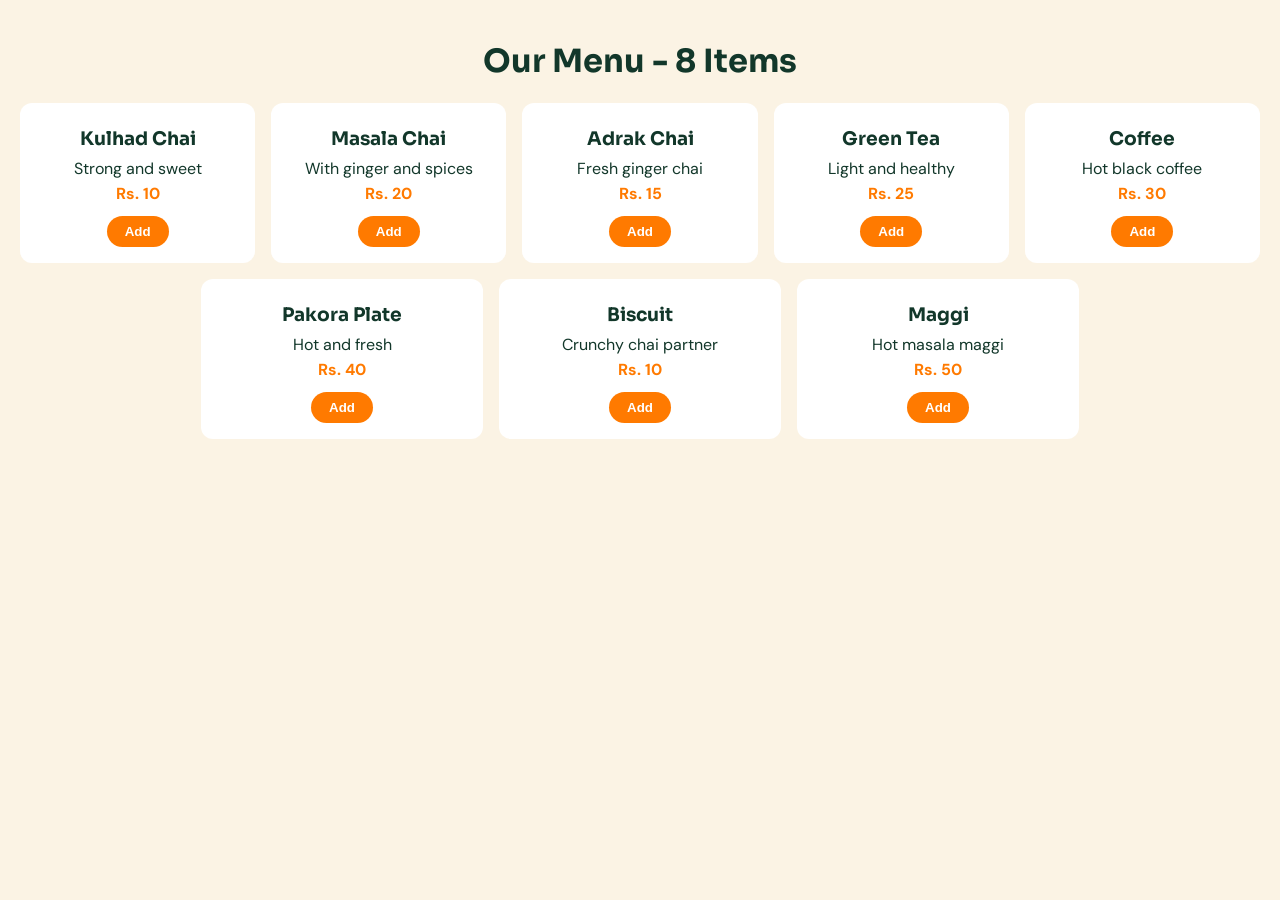
<file: Assignment-6/products.html>
<!DOCTYPE html>
<html lang="en">
<head>
<meta charset="UTF-8">
<meta name="viewport" content="width=device-width, initial-scale=1.0">
<title>Chai Adda - Products</title>
<link href="https://fonts.googleapis.com/css2?family=Sora:wght@600;700&family=DM+Sans:wght@400;500&display=swap" rel="stylesheet">
<style>
body { font-family: 'DM Sans', sans-serif; background: #FBF3E4; color: #12372A; margin: 0; padding: 20px; }
h1 { font-family: 'Sora', sans-serif; text-align: center; }
.products { display: flex; flex-wrap: wrap; gap: 16px; justify-content: center; }
.card { background: white; padding: 16px; border-radius: 12px; text-align: center; flex-grow: 1; flex-basis: 200px; max-width: 250px; }
.card h3 { font-family: 'Sora', sans-serif; margin: 8px 0; }
.card p { margin: 4px 0; }
.price { color: #FF7A00; font-weight: bold; }
button { background: #FF7A00; color: white; border: none; padding: 8px 18px; border-radius: 20px; font-weight: bold; cursor: pointer; margin-top: 8px; }
</style>
</head>
<body>
<h1>Our Menu - 8 Items</h1>
<div class="products">
<div class="card"><h3>Kulhad Chai</h3><p>Strong and sweet</p><p class="price">Rs. 10</p><button>Add</button></div>
<div class="card"><h3>Masala Chai</h3><p>With ginger and spices</p><p class="price">Rs. 20</p><button>Add</button></div>
<div class="card"><h3>Adrak Chai</h3><p>Fresh ginger chai</p><p class="price">Rs. 15</p><button>Add</button></div>
<div class="card"><h3>Green Tea</h3><p>Light and healthy</p><p class="price">Rs. 25</p><button>Add</button></div>
<div class="card"><h3>Coffee</h3><p>Hot black coffee</p><p class="price">Rs. 30</p><button>Add</button></div>
<div class="card"><h3>Pakora Plate</h3><p>Hot and fresh</p><p class="price">Rs. 40</p><button>Add</button></div>
<div class="card"><h3>Biscuit</h3><p>Crunchy chai partner</p><p class="price">Rs. 10</p><button>Add</button></div>
<div class="card"><h3>Maggi</h3><p>Hot masala maggi</p><p class="price">Rs. 50</p><button>Add</button></div>
</div>
</body>
</html>
</file>
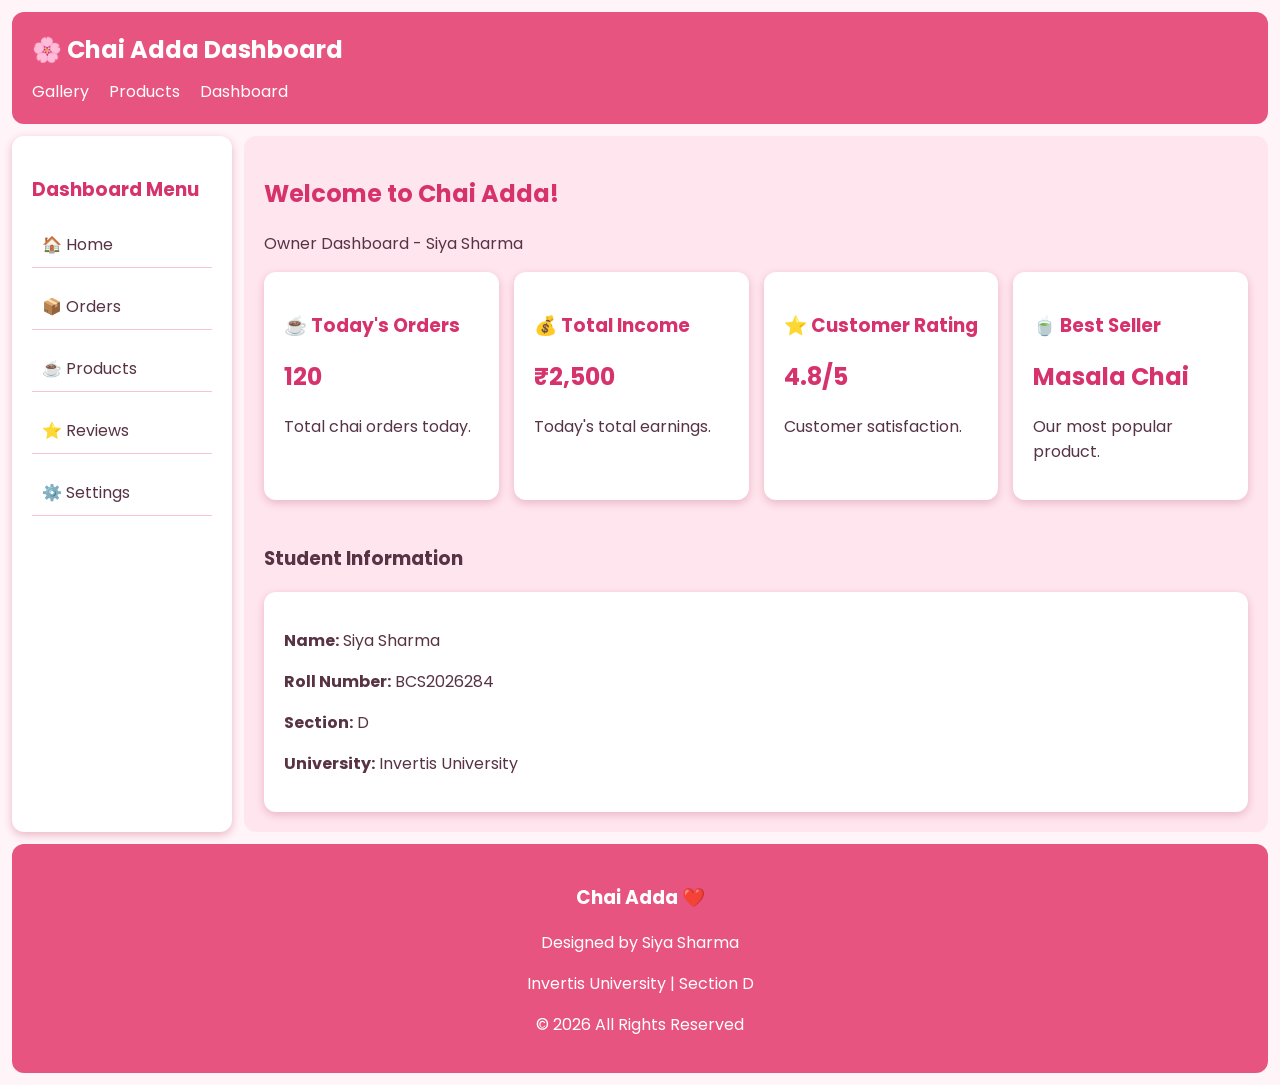
<file: Assignment-7/dashboard.html>
<!DOCTYPE html>
<html lang="en">
<head>
<meta charset="UTF-8">
<meta name="viewport" content="width=device-width, initial-scale=1.0">

<title>Chai Adda - Dashboard</title>

<link href="https://fonts.googleapis.com/css2?family=Poppins:wght@400;600;700&display=swap" rel="stylesheet">

<style>

* {
    box-sizing: border-box;
}

body {
    margin: 0;
    font-family: 'Poppins', sans-serif;
    background: #fff5f8;
    color: #573344;
}

.dashboard {

    display: grid;

    grid-template-columns: 220px 1fr;

    grid-template-areas:
        "header header"
        "sidebar main"
        "footer footer";

    min-height: 100vh;

    gap: 12px;
    padding: 12px;
}

.header {
    grid-area: header;
    background: #e75480;
    color: white;
    padding: 20px;
    border-radius: 12px;
}

.header h2 {
    margin: 0;
}

.header nav {
    margin-top: 12px;
    display: flex;
    flex-wrap: wrap;
    gap: 20px;
}

.header a {
    color: white;
    text-decoration: none;
}

.sidebar {
    grid-area: sidebar;
    background: white;
    padding: 20px;
    border-radius: 12px;
    box-shadow: 0 3px 10px #e9b5c5;
}

.sidebar h3 {
    color: #d6336c;
}

.sidebar p {
    padding: 10px;
    border-bottom: 1px solid #f5c5d5;
}

.main {
    grid-area: main;
    padding: 20px;
    background: #ffe6ee;
    border-radius: 12px;
}

.main h2 {
    color: #d6336c;
}

.boxes {
    display: grid;
    grid-template-columns: repeat(auto-fit, minmax(180px, 1fr));
    gap: 15px;
}

.box {
    background: white;
    padding: 20px;
    border-radius: 12px;
    box-shadow: 0 3px 10px #e9b5c5;
}

.box h3 {
    color: #d6336c;
}

.footer {
    grid-area: footer;
    background: #e75480;
    color: white;
    text-align: center;
    padding: 20px;
    border-radius: 12px;
}

@media (max-width: 650px) {

    .dashboard {
        grid-template-columns: 1fr;

        grid-template-areas:
            "header"
            "sidebar"
            "main"
            "footer";
    }

    .sidebar {
        padding: 12px;
    }

}

</style>
</head>

<body>

<div class="dashboard">

    <!-- HEADER -->

    <header class="header">

        <h2>🌸 Chai Adda Dashboard</h2>

        <nav>
            <a href="gallery.html">Gallery</a>
            <a href="product-grid.html">Products</a>
            <a href="dashboard.html">Dashboard</a>
        </nav>

    </header>


    <!-- SIDEBAR -->

    <aside class="sidebar">

        <h3>Dashboard Menu</h3>

        <p>🏠 Home</p>
        <p>📦 Orders</p>
        <p>☕ Products</p>
        <p>⭐ Reviews</p>
        <p>⚙️ Settings</p>

    </aside>


    <!-- MAIN CONTENT -->

    <main class="main">

        <h2>Welcome to Chai Adda!</h2>

        <p>Owner Dashboard - Siya Sharma</p>

        <div class="boxes">

            <div class="box">
                <h3>☕ Today's Orders</h3>
                <h2>120</h2>
                <p>Total chai orders today.</p>
            </div>

            <div class="box">
                <h3>💰 Total Income</h3>
                <h2>₹2,500</h2>
                <p>Today's total earnings.</p>
            </div>

            <div class="box">
                <h3>⭐ Customer Rating</h3>
                <h2>4.8/5</h2>
                <p>Customer satisfaction.</p>
            </div>

            <div class="box">
                <h3>🍵 Best Seller</h3>
                <h2>Masala Chai</h2>
                <p>Our most popular product.</p>
            </div>

        </div>

        <br>

        <h3>Student Information</h3>

        <div class="box">
            <p><b>Name:</b> Siya Sharma</p>
            <p><b>Roll Number:</b> BCS2026284</p>
            <p><b>Section:</b> D</p>
            <p><b>University:</b> Invertis University</p>
        </div>

    </main>


    <!-- FOOTER -->

    <footer class="footer">

        <h3>Chai Adda ❤️</h3>

        <p>Designed by Siya Sharma</p>

        <p>Invertis University | Section D</p>

        <p>© 2026 All Rights Reserved</p>

    </footer>

</div>

</body>
</html>
</file>
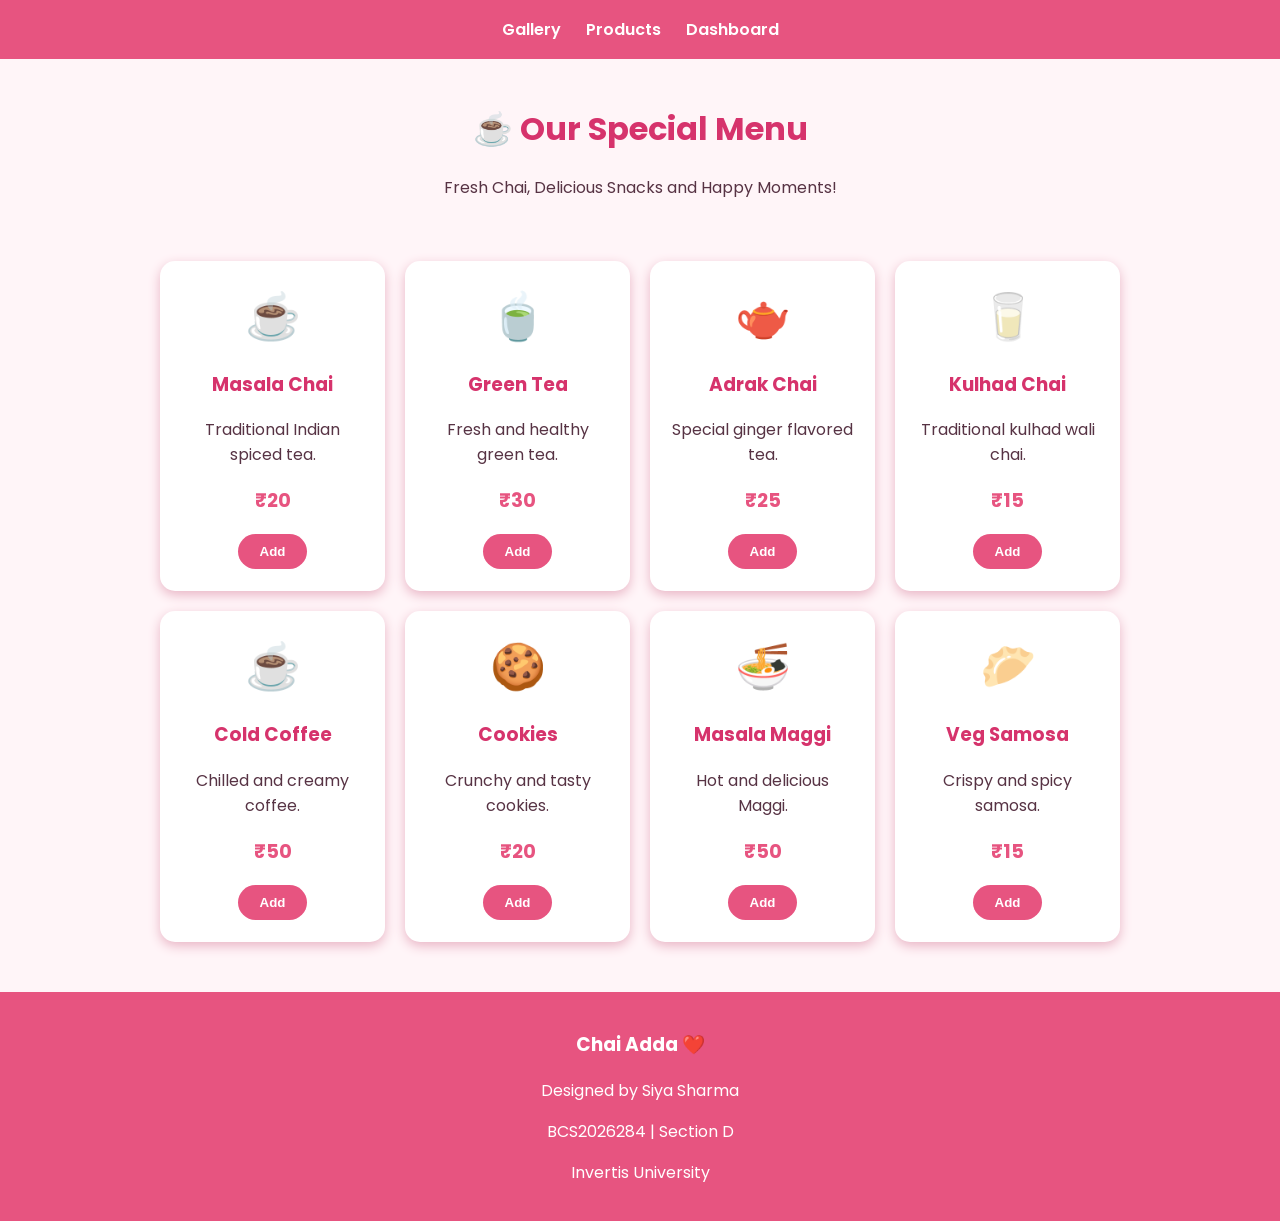
<file: Assignment-7/product-grid.html>
<!DOCTYPE html>
<html lang="en">
<head>
<meta charset="UTF-8">
<meta name="viewport" content="width=device-width, initial-scale=1.0">

<title>Chai Adda - Products</title>

<link href="https://fonts.googleapis.com/css2?family=Poppins:wght@400;600;700&display=swap" rel="stylesheet">

<style>

* {
    box-sizing: border-box;
}

body {
    margin: 0;
    font-family: 'Poppins', sans-serif;
    background: #fff5f8;
    color: #573344;
}

nav {
    background: #e75480;
    padding: 17px;
    display: flex;
    justify-content: center;
    gap: 25px;
    flex-wrap: wrap;
}

nav a {
    color: white;
    text-decoration: none;
    font-weight: 600;
}

nav a:hover {
    color: #ffe1eb;
}

header {
    text-align: center;
    padding: 25px 15px;
}

header h1 {
    color: #d6336c;
}

.products {
    display: grid;

    grid-template-columns:
    repeat(auto-fit, minmax(200px, 1fr));

    gap: 20px;

    max-width: 1000px;
    margin: auto;
    padding: 20px;
}

.card {
    background: white;
    padding: 22px;
    text-align: center;
    border-radius: 15px;
    box-shadow: 0 4px 12px #e9b5c5;
    transition: 0.3s;
}

.card:hover {
    transform: translateY(-6px);
}

.card .emoji {
    font-size: 45px;
}

.card h3 {
    color: #d6336c;
}

.price {
    color: #e75480;
    font-weight: bold;
    font-size: 19px;
}

button {
    background: #e75480;
    color: white;
    border: none;
    padding: 10px 22px;
    border-radius: 25px;
    cursor: pointer;
    font-weight: bold;
}

button:hover {
    background: #c92d61;
}

footer {
    background: #e75480;
    color: white;
    text-align: center;
    padding: 20px;
    margin-top: 30px;
}

</style>
</head>

<body>

<nav>
    <a href="gallery.html">Gallery</a>
    <a href="product-grid.html">Products</a>
    <a href="dashboard.html">Dashboard</a>
</nav>

<header>
    <h1>☕ Our Special Menu</h1>
    <p>Fresh Chai, Delicious Snacks and Happy Moments!</p>
</header>

<section class="products">

    <div class="card">
        <div class="emoji">☕</div>
        <h3>Masala Chai</h3>
        <p>Traditional Indian spiced tea.</p>
        <p class="price">₹20</p>
        <button>Add</button>
    </div>

    <div class="card">
        <div class="emoji">🍵</div>
        <h3>Green Tea</h3>
        <p>Fresh and healthy green tea.</p>
        <p class="price">₹30</p>
        <button>Add</button>
    </div>

    <div class="card">
        <div class="emoji">🫖</div>
        <h3>Adrak Chai</h3>
        <p>Special ginger flavored tea.</p>
        <p class="price">₹25</p>
        <button>Add</button>
    </div>

    <div class="card">
        <div class="emoji">🥛</div>
        <h3>Kulhad Chai</h3>
        <p>Traditional kulhad wali chai.</p>
        <p class="price">₹15</p>
        <button>Add</button>
    </div>

    <div class="card">
        <div class="emoji">☕</div>
        <h3>Cold Coffee</h3>
        <p>Chilled and creamy coffee.</p>
        <p class="price">₹50</p>
        <button>Add</button>
    </div>

    <div class="card">
        <div class="emoji">🍪</div>
        <h3>Cookies</h3>
        <p>Crunchy and tasty cookies.</p>
        <p class="price">₹20</p>
        <button>Add</button>
    </div>

    <div class="card">
        <div class="emoji">🍜</div>
        <h3>Masala Maggi</h3>
        <p>Hot and delicious Maggi.</p>
        <p class="price">₹50</p>
        <button>Add</button>
    </div>

    <div class="card">
        <div class="emoji">🥟</div>
        <h3>Veg Samosa</h3>
        <p>Crispy and spicy samosa.</p>
        <p class="price">₹15</p>
        <button>Add</button>
    </div>

</section>

<footer>
    <h3>Chai Adda ❤️</h3>
    <p>Designed by Siya Sharma</p>
    <p>BCS2026284 | Section D</p>
    <p>Invertis University</p>
</footer>

</body>
</html>
</file>
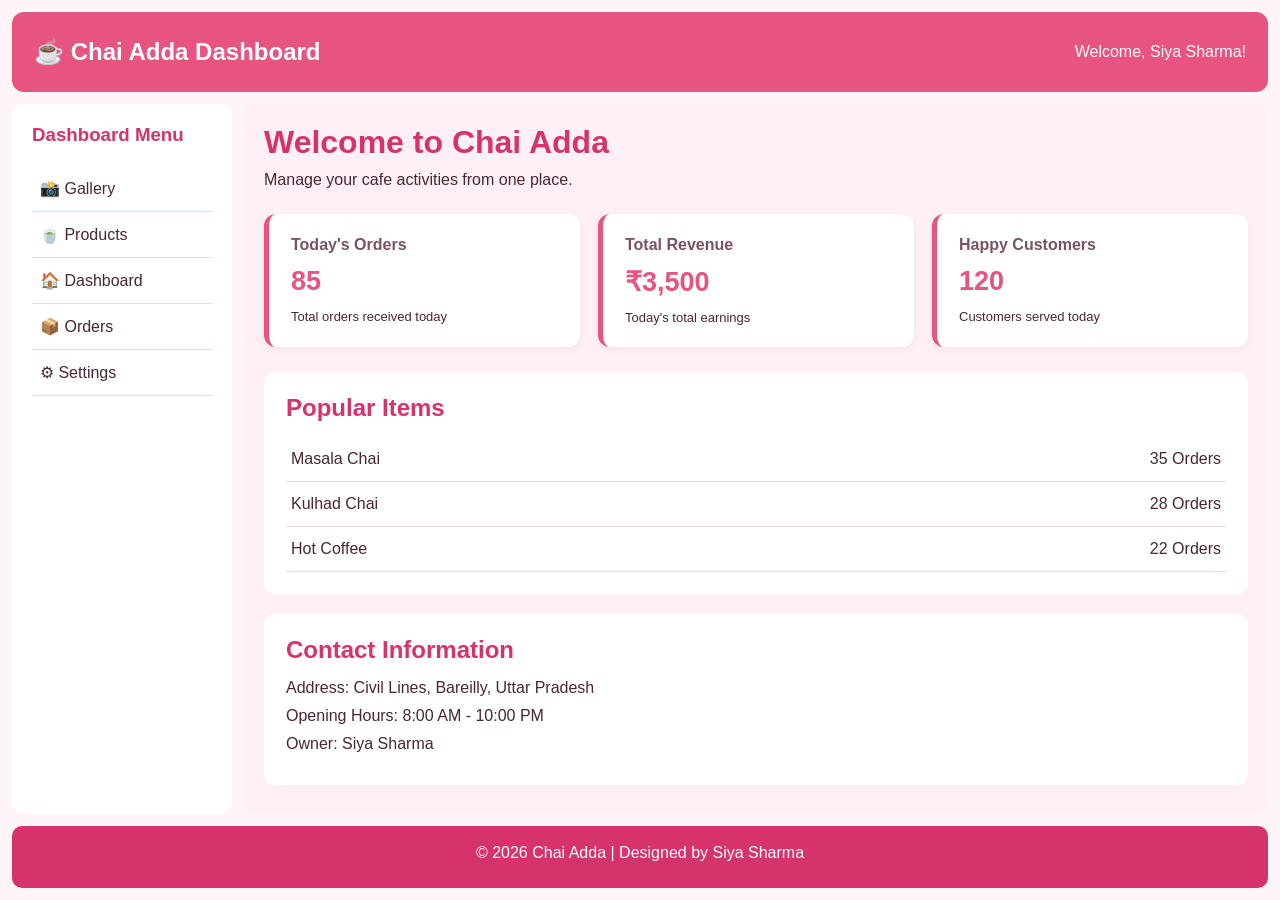
<file: Assignment-8/dashboard.html>
<!DOCTYPE html>
<html lang="en">
<head>
    <meta charset="UTF-8">
    <meta name="viewport" content="width=device-width, initial-scale=1.0">
    <title>Chai Adda - Dashboard</title>
    <link rel="stylesheet" href="style.css">
</head>

<body>

<div class="dashboard">

    <header class="dash-header">
        <h2>☕ Chai Adda Dashboard</h2>
        <p>Welcome, Siya Sharma!</p>
    </header>

    <aside class="sidebar">
        <h3>Dashboard Menu</h3>
        <a href="gallery.html">📸 Gallery</a>
        <a href="product-grid.html">🍵 Products</a>
        <a href="dashboard.html">🏠 Dashboard</a>
        <a href="#">📦 Orders</a>
        <a href="#">⚙ Settings</a>
    </aside>

    <main class="main-content">

        <h1>Welcome to Chai Adda</h1>
        <p>Manage your cafe activities from one place.</p>

        <div class="stats">

            <div class="stat-card">
                <h3>Today's Orders</h3>
                <h2>85</h2>
                <p>Total orders received today</p>
            </div>

            <div class="stat-card">
                <h3>Total Revenue</h3>
                <h2>₹3,500</h2>
                <p>Today's total earnings</p>
            </div>

            <div class="stat-card">
                <h3>Happy Customers</h3>
                <h2>120</h2>
                <p>Customers served today</p>
            </div>

        </div>

        <section class="recent-orders">
            <h2>Popular Items</h2>

            <div class="order-item">
                <span>Masala Chai</span>
                <span>35 Orders</span>
            </div>

            <div class="order-item">
                <span>Kulhad Chai</span>
                <span>28 Orders</span>
            </div>

            <div class="order-item">
                <span>Hot Coffee</span>
                <span>22 Orders</span>
            </div>

        </section>

        <section class="contact-info">
            <h2>Contact Information</h2>
            <p>Address: Civil Lines, Bareilly, Uttar Pradesh</p>
            <p>Opening Hours: 8:00 AM - 10:00 PM</p>
            <p>Owner: Siya Sharma</p>
        </section>

    </main>

    <footer class="dash-footer">
        <p>© 2026 Chai Adda | Designed by Siya Sharma</p>
    </footer>

</div>

</body>
</html>
</file>
<file: Assignment-1/style.css>
/* Basic page styling */
:root {
  --bg: #f5f7fb;
  --surface: #ffffff;
  --text: #182033;
  --muted: #596579;
  --accent: #5b4bdb;
  --accent-dark: #4031b5;
  --border: #e1e6f0;
}

* {
  box-sizing: border-box;
}

html {
  scroll-behavior: smooth;
  scroll-padding-top: 90px;
}

body {
  margin: 0;
  font-family: Arial, Helvetica, sans-serif;
  line-height: 1.7;
  color: var(--text);
  background: var(--bg);
}

a {
  color: var(--accent);
  overflow-wrap: anywhere;
}

a:hover {
  color: var(--accent-dark);
}

/* Navigation bar */
.site-header {
  position: sticky;
  top: 0;
  z-index: 10;
  background: #ffffff;
  border-bottom: 1px solid var(--border);
}

.navbar {
  width: min(1100px, 92%);
  min-height: 68px;
  margin: auto;
  display: flex;
  align-items: center;
  justify-content: space-between;
  gap: 20px;
}

.brand {
  color: var(--text);
  font-weight: bold;
  text-decoration: none;
}

.nav-links {
  display: flex;
  flex-wrap: wrap;
  gap: 18px;
}

.nav-links a {
  color: var(--text);
  text-decoration: none;
  font-weight: 600;
}

/* Main content */
main {
  width: min(1000px, 92%);
  margin: auto;
}

.hero {
  display: flex;
  align-items: center;
  justify-content: space-between;
  gap: 40px;
  padding: 76px 0 56px;
}

.hero-text {
  max-width: 650px;
}

.eyebrow {
  color: var(--accent);
  font-size: 13px;
  font-weight: bold;
  letter-spacing: 2px;
}

h1 {
  margin: 0 0 12px;
  font-size: clamp(2.1rem, 5vw, 3.5rem);
  line-height: 1.2;
}

h1 span {
  color: var(--accent);
}

h2 {
  margin-top: 0;
  font-size: 1.8rem;
  line-height: 1.3;
}

h3 {
  margin-bottom: 8px;
}

p {
  color: var(--muted);
}

/* Profile photo */
.profile-image {
  width: 180px;
  height: 180px;
  flex-shrink: 0;
  border-radius: 50%;
  object-fit: cover;
  border: 5px solid white;
  background: #e8eaf5;
  box-shadow: 0 12px 32px rgba(27, 39, 74, 0.08);
}

/* Buttons */
.button,
.contact-form button {
  display: inline-block;
  padding: 11px 18px;
  border: none;
  border-radius: 10px;
  background: var(--accent);
  color: white;
  font: inherit;
  font-weight: bold;
  text-decoration: none;
  cursor: pointer;
}

.button:hover,
.contact-form button:hover {
  background: var(--accent-dark);
  color: white;
}

/* Sections */
.section {
  margin: 24px 0;
  padding: 30px;
  background: var(--surface);
  border: 1px solid var(--border);
  border-radius: 18px;
  box-shadow: 0 12px 32px rgba(27, 39, 74, 0.08);
}

/* Skills */
.tag-list {
  display: flex;
  flex-wrap: wrap;
  gap: 10px;
  padding: 0;
  list-style: none;
}

.tag-list li {
  padding: 7px 13px;
  border-radius: 999px;
  background: #efedff;
  color: #3e32a6;
  font-weight: bold;
}

/* Cards */
.content-card {
  padding: 20px;
  border: 1px solid var(--border);
  border-radius: 14px;
  background: white;
}

.project-grid {
  display: grid;
  grid-template-columns: repeat(2, minmax(0, 1fr));
  gap: 16px;
}

/* Course details */
.details-list {
  display: grid;
  grid-template-columns: 130px 1fr;
  gap: 6px 16px;
}

.details-list dt {
  font-weight: bold;
}

.details-list dd {
  margin: 0;
  color: var(--muted);
}

/* College image */
.college-image {
  display: block;
  width: 100%;
  max-width: 600px;
  height: auto;
  margin-top: 20px;
  border-radius: 12px;
}

/* Contact form */
.contact-form {
  display: grid;
  gap: 8px;
  max-width: 600px;
}

.contact-form label {
  margin-top: 8px;
  font-weight: bold;
}

.contact-form input,
.contact-form textarea {
  width: 100%;
  padding: 12px;
  border: 1px solid #cbd3e1;
  border-radius: 9px;
  background: white;
  color: var(--text);
  font: inherit;
}

.contact-form input:focus,
.contact-form textarea:focus {
  outline: 2px solid #b9b1ff;
  border-color: var(--accent);
}

.contact-form button {
  justify-self: start;
  margin-top: 10px;
}

/* Footer */
.site-footer {
  display: flex;
  justify-content: space-between;
  align-items: center;
  gap: 16px;
  width: min(1000px, 92%);
  margin: 30px auto 0;
  padding: 20px 0 30px;
}

/* Mobile responsive design */
@media (max-width: 650px) {
  .navbar {
    align-items: flex-start;
    flex-direction: column;
    padding: 14px 0;
    gap: 8px;
  }

  .nav-links {
    gap: 10px 14px;
  }

  .hero {
    flex-direction: column-reverse;
    align-items: flex-start;
    padding-top: 42px;
    gap: 24px;
  }

  .profile-image {
    width: 145px;
    height: 145px;
  }

  .section {
    padding: 22px;
  }

  .project-grid {
    grid-template-columns: 1fr;
  }

  .details-list {
    grid-template-columns: 1fr;
    gap: 0;
  }

  .details-list dd {
    margin-bottom: 10px;
  }

  .site-footer {
    align-items: flex-start;
    flex-direction: column;
  }
}
</file>
<file: Assignment-2/style.css>
/* Page styling */
body {
    font-family: Arial, sans-serif;
    background: #f1eeee;
    padding: 20px;
}

/* Main heading */
h1 {
    text-align: center;
}

/* Form container */
form {
    background: rgb(168, 175, 159);
    max-width: 600px;
    margin: auto;
    padding: 20px;
    border-radius: 10px;
    box-sizing: border-box;
}

/* Field sections */
fieldset {
    margin-bottom: 20px;
    border-radius: 5px;
}

/* Labels */
label {
    display: block;
    margin-top: 12px;
    font-weight: bold;
}

/* Input fields */
input,
select,
textarea {
    width: 100%;
    padding: 8px;
    margin-top: 5px;
    box-sizing: border-box;
}

/* Radio buttons, checkboxes and special inputs */
input[type="radio"],
input[type="checkbox"],
input[type="range"],
input[type="color"],
input[type="file"] {
    width: auto;
}

/* Option labels */
label.option {
    display: inline;
    font-weight: normal;
}

/* Buttons */
button {
    padding: 10px 20px;
    margin-top: 15px;
    cursor: pointer;
}
</file>
<file: Assignment-3/style.css>
/* CSS variables */
:root {
    --main-color: #2a5d8a;
    --light-bg: #f2f2f2;
    --padding: 10px;
    --font-size: 14px;
}

/* Body styling */
body {
    font-family: Arial, sans-serif;
    background: #f1eeee;
    padding: 20px;
}

/* Main heading */
h1 {
    text-align: center;
}

/* Table styling */
table {
    width: 100%;
    border-collapse: collapse;
    font-size: var(--font-size);
}

/* Table caption */
caption {
    font-weight: bold;
    margin-bottom: 10px;
    font-size: 18px;
}

/* Table cells */
th,
td {
    border: 1px solid black;
    padding: var(--padding);
    text-align: center;
}

/* Table headings */
th {
    background: var(--main-color);
    color: white;
}
</file>
<file: Assignment-8/style.css>
* {
    margin: 0;
    padding: 0;
    box-sizing: border-box;
}

body {
    font-family: Arial, sans-serif;
    background-color: #fff5f8;
    color: #4a2635;
}

/* Navigation */

nav {
    background-color: #e75480;
    color: white;
    padding: 18px 7%;
    display: flex;
    justify-content: space-between;
    align-items: center;
    flex-wrap: wrap;
    gap: 12px;
}

nav h2 {
    font-size: 25px;
}

nav a {
    color: white;
    text-decoration: none;
    margin: 0 10px;
    font-weight: bold;
}

nav a:hover {
    color: #ffe0eb;
}

/* Page Header */

.page-header {
    text-align: center;
    padding: 40px 15px 25px;
}

.page-header h1 {
    color: #d6336c;
    font-size: 32px;
    margin-bottom: 12px;
}

.page-header p {
    color: #795263;
}

/* Gallery Grid */

.gallery {
    display: grid;
    grid-template-columns: repeat(auto-fill, minmax(200px, 1fr));
    gap: 18px;
    padding: 25px 7%;
}

.photo {
    background: white;
    padding: 12px;
    border-radius: 15px;
    text-align: center;
    box-shadow: 0 4px 12px rgba(214, 51, 108, 0.12);
    transition: transform 0.3s;
}

.photo:hover {
    transform: translateY(-5px);
}

.photo img {
    width: 100%;
    height: 180px;
    object-fit: cover;
    border-radius: 10px;
}

.photo h3 {
    margin-top: 12px;
    color: #d6336c;
}

/* Product Grid */

.products {
    display: grid;
    grid-template-columns: repeat(auto-fit, minmax(200px, 1fr));
    gap: 22px;
    padding: 25px 7%;
}

.product-card {
    background: white;
    padding: 15px;
    text-align: center;
    border-radius: 15px;
    box-shadow: 0 4px 12px rgba(214, 51, 108, 0.12);
}

.product-card img {
    width: 100%;
    height: 160px;
    object-fit: cover;
    border-radius: 10px;
}

.product-card h3 {
    color: #d6336c;
    margin: 12px 0;
}

.product-card p {
    font-size: 14px;
    margin: 8px 0;
}

.product-card h4 {
    color: #e75480;
    font-size: 20px;
    margin: 10px;
}

button {
    background: #e75480;
    color: white;
    border: none;
    padding: 10px 20px;
    border-radius: 20px;
    cursor: pointer;
}

button:hover {
    background: #c92a5c;
}

/* Dashboard Grid */

.dashboard {
    display: grid;
    grid-template-columns: 220px 1fr;
    grid-template-areas:
        "header header"
        "sidebar main"
        "footer footer";
    min-height: 100vh;
    gap: 12px;
    padding: 12px;
}

.dash-header {
    grid-area: header;
    background: #e75480;
    color: white;
    padding: 22px;
    border-radius: 12px;
    display: flex;
    justify-content: space-between;
    align-items: center;
    flex-wrap: wrap;
    gap: 10px;
}

.sidebar {
    grid-area: sidebar;
    background: white;
    padding: 20px;
    border-radius: 12px;
}

.sidebar h3 {
    color: #d6336c;
    margin-bottom: 20px;
}

.sidebar a {
    display: block;
    padding: 13px 8px;
    text-decoration: none;
    color: #4a2635;
    border-bottom: 1px solid #f5d4df;
}

.sidebar a:hover {
    color: #e75480;
}

.main-content {
    grid-area: main;
    padding: 20px;
    background: #fff0f5;
    border-radius: 12px;
}

.main-content h1 {
    color: #d6336c;
    margin-bottom: 10px;
}

/* Dashboard Cards */

.stats {
    display: grid;
    grid-template-columns: repeat(auto-fit, minmax(180px, 1fr));
    gap: 18px;
    margin: 25px 0;
}

.stat-card {
    background: white;
    padding: 22px;
    border-radius: 12px;
    border-left: 5px solid #e75480;
    box-shadow: 0 3px 10px rgba(0,0,0,0.05);
}

.stat-card h3 {
    color: #795263;
    font-size: 16px;
}

.stat-card h2 {
    color: #e75480;
    margin: 12px 0;
    font-size: 27px;
}

.stat-card p {
    font-size: 13px;
}

/* Recent Orders */

.recent-orders,
.contact-info {
    background: white;
    padding: 22px;
    margin-top: 20px;
    border-radius: 12px;
}

.recent-orders h2,
.contact-info h2 {
    color: #d6336c;
    margin-bottom: 15px;
}

.order-item {
    display: flex;
    justify-content: space-between;
    padding: 13px 5px;
    border-bottom: 1px solid #f5d4df;
}

.contact-info p {
    margin: 10px 0;
}

/* Footer */

footer {
    background: #d6336c;
    color: white;
    text-align: center;
    padding: 18px;
    margin-top: 25px;
}

.dash-footer {
    grid-area: footer;
    margin-top: 0;
    border-radius: 10px;
}

/* Responsive Design */

@media (max-width: 600px) {

    nav {
        justify-content: center;
        text-align: center;
    }

    nav div {
        width: 100%;
    }

    nav a {
        display: inline-block;
        margin: 6px;
    }

    .page-header h1 {
        font-size: 25px;
    }

    .dashboard {
        grid-template-columns: 1fr;
        grid-template-areas:
            "header"
            "sidebar"
            "main"
            "footer";
    }

    .dash-header {
        flex-direction: column;
        text-align: center;
    }

    .order-item {
        gap: 10px;
        font-size: 14px;
    }
}
</file>
